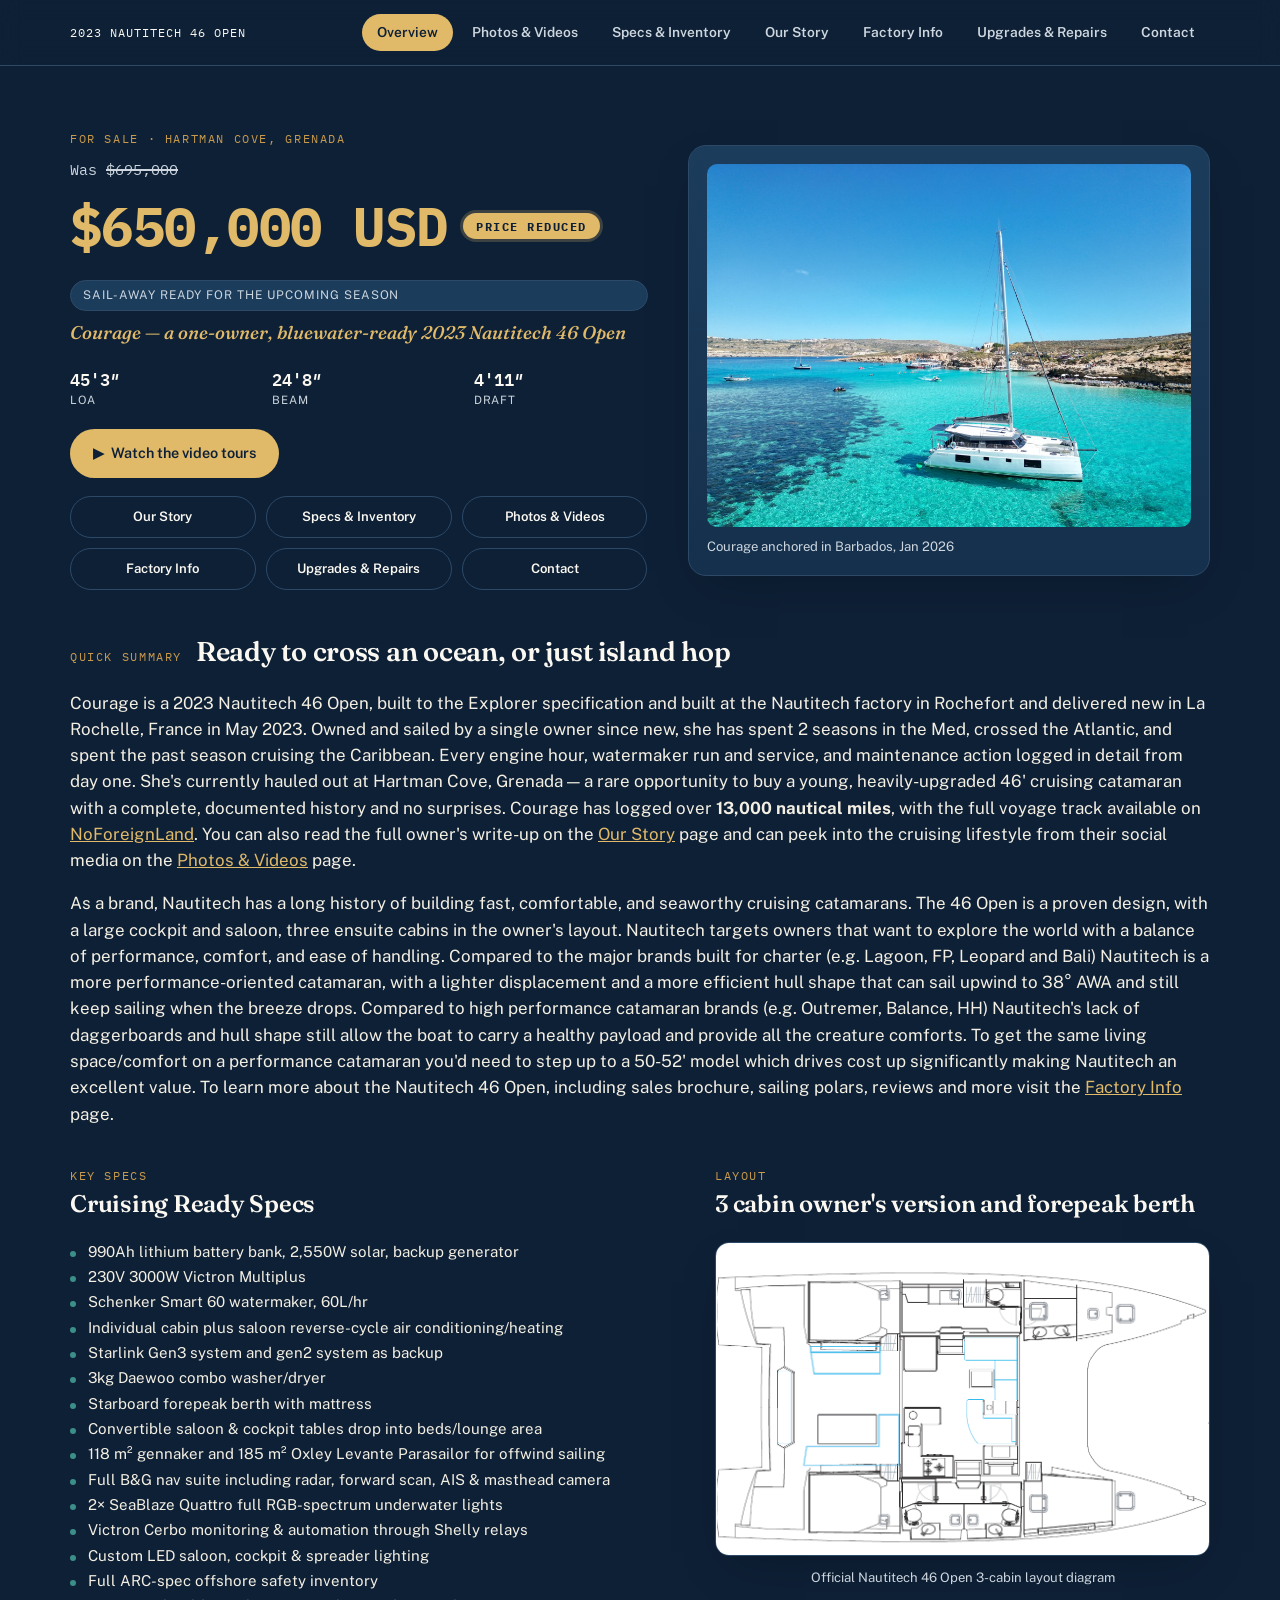
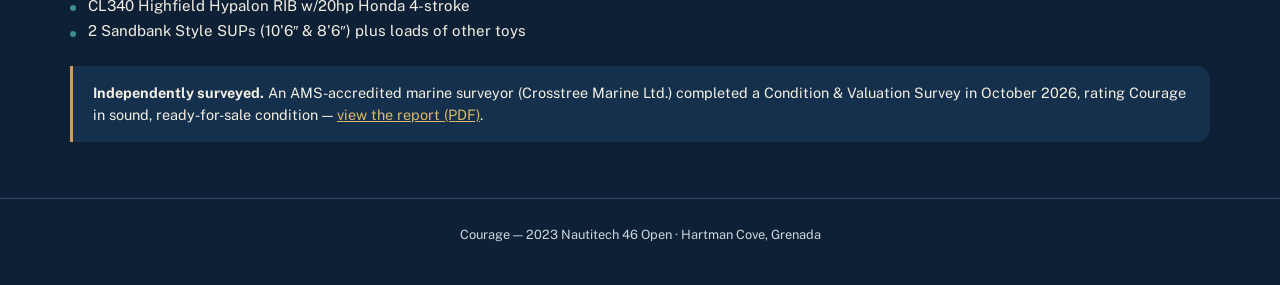
<file: index.html>
<!doctype html>
<html lang="en">
<head>
<meta charset="UTF-8">
<meta name="viewport" content="width=device-width, initial-scale=1.0">
<title>Courage — 2023 Nautitech 46 Open | For Sale</title>
<meta name="description" content="Courage, a one-owner 2023 Nautitech 46 Open, for sale in Hartman Cove, Grenada. Extensively upgraded, fully documented, ready to cruise.">
<link rel="canonical" href="https://svcourage.com/">
<meta property="og:type" content="website">
<meta property="og:site_name" content="Courage — 2023 Nautitech 46 Open">
<meta property="og:title" content="Courage — 2023 Nautitech 46 Open | For Sale">
<meta property="og:description" content="Courage, a one-owner 2023 Nautitech 46 Open, for sale in Hartman Cove, Grenada. Extensively upgraded, fully documented, ready to cruise.">
<meta property="og:url" content="https://svcourage.com/">
<meta property="og:image" content="https://svcourage.com/assets/img/social-share.jpg">
<meta property="og:image:width" content="1200">
<meta property="og:image:height" content="900">
<meta name="twitter:card" content="summary_large_image">
<meta name="twitter:title" content="Courage — 2023 Nautitech 46 Open | For Sale">
<meta name="twitter:description" content="Courage, a one-owner 2023 Nautitech 46 Open, for sale in Hartman Cove, Grenada. Extensively upgraded, fully documented, ready to cruise.">
<meta name="twitter:image" content="https://svcourage.com/assets/img/social-share.jpg">
<link rel="icon" href="data:image/svg+xml,%3Csvg xmlns='http://www.w3.org/2000/svg' viewBox='0 0 32 32'%3E%3Crect width='32' height='32' rx='6' fill='%230e2036'/%3E%3Cpath d='M16 5v16M16 8l7 4-7 3V8Z' fill='%23e0b969'/%3E%3Cpath d='M6 24c2 2 4 2 6 0s4-2 6 0 4 2 6 0' stroke='%23e0b969' stroke-width='1.6' fill='none' stroke-linecap='round'/%3E%3C/svg%3E">
<link rel="preconnect" href="https://fonts.googleapis.com">
<link rel="preconnect" href="https://fonts.gstatic.com" crossorigin>
<link href="https://fonts.googleapis.com/css2?family=Fraunces:ital,opsz,wght@0,9..144,300;0,9..144,450;0,9..144,600;0,9..144,700;1,9..144,500&family=Public+Sans:wght@400;500;600;700&family=IBM+Plex+Mono:wght@400;500;600&display=swap" rel="stylesheet">
<link rel="stylesheet" href="assets/css/style.css">
<!-- Google tag (gtag.js) -->
<script async src="https://www.googletagmanager.com/gtag/js?id=G-KEBNTZXDZ2"></script>
<script>
  window.dataLayer = window.dataLayer || [];
  function gtag(){dataLayer.push(arguments);}
  gtag('js', new Date());

  gtag('config', 'G-KEBNTZXDZ2');
</script>
</head>
<body data-page="description">
<header id="site-header"></header>

<main>
  <div class="page-hero-block">
    <div class="hero">
      <div>
        <div class="eyebrow">For sale &middot; Hartman Cove, Grenada</div>
        <div class="price-was" data-price-reduced>Was <s data-cfg="previousPrice">$695,000</s></div>
        <h1 class="hero-price">
          <span data-cfg="askingPrice">$650,000 USD</span>
          <span class="badge-reduced" data-price-reduced>Price reduced</span>
        </h1>
        <div class="price-pill">Sail-away ready for the upcoming season</div>
        <p class="tag">Courage &mdash; a one-owner, bluewater-ready 2023 Nautitech&nbsp;46&nbsp;Open</p>

        <div class="hero-facts">
          <div><div class="v">45'3&Prime;</div><div class="k">LOA</div></div>
          <div><div class="v">24'8&Prime;</div><div class="k">Beam</div></div>
          <div><div class="v">4'11&Prime;</div><div class="k">Draft</div></div>
        </div>

        <div class="hero-cta">
          <a class="btn btn-primary" href="photos.html#tours">&#9654;&ensp;Watch the video tours</a>
        </div>

        <div class="hero-nav-grid">
          <a class="btn btn-ghost" href="our-story.html">Our Story</a>
          <a class="btn btn-ghost" href="specs.html">Specs &amp; Inventory</a>
          <a class="btn btn-ghost" href="photos.html">Photos &amp; Videos</a>
          <a class="btn btn-ghost" href="info.html">Factory Info</a>
          <a class="btn btn-ghost" href="upgrades.html">Upgrades &amp; Repairs</a>
          <a class="btn btn-ghost" href="contact.html">Contact</a>
        </div>

      </div>

      <div class="hero-art">
        <a href="assets/img/gallery/aerial-08-full.jpg" target="_blank" rel="noopener"><img src="assets/img/gallery/aerial-08-full.jpg" alt="Aerial view of Courage anchored in clear turquoise water"></a>
        <p class="diagram-note" style="margin-top:10px;margin-bottom:0;">Courage anchored in Barbados, Jan 2026</p>
      </div>
    </div>
  </div>

  <div class="section">
    <div class="section-head">
      <div class="eyebrow">Quick summary</div>
      <h2>Ready to cross an ocean, or just island hop</h2>
    </div>
    <p class="lede">
      Courage is a 2023 Nautitech 46 Open, built to the Explorer specification and built at the Nautitech
      factory in Rochefort and delivered new in La Rochelle, France in May 2023. Owned and sailed by a single owner since new, she has
      spent 2 seasons in the Med, crossed the Atlantic, and spent the past season cruising the Caribbean. Every engine hour,
      watermaker run and service, and maintenance action logged in detail from day one. She's currently hauled out at Hartman
      Cove, Grenada — a rare opportunity to buy a young, heavily-upgraded 46' cruising catamaran with a
      complete, documented history and no surprises. Courage has logged over <strong>13,000 nautical
      miles</strong>, with the full voyage track available on
      <a href="https://www.noforeignland.com/map/boat/6696064289603584/journey">NoForeignLand</a>. You can also read the full owner's 
      write-up on the <a href="our-story.html">Our Story</a> page and can peek into the cruising lifestyle from their social media on the <a href="photos.html">Photos &amp; Videos</a> 
      page.
    </p>
    <p class="lede">
      As a brand, Nautitech has a long history of building fast, comfortable, and seaworthy cruising catamarans. The 46 Open is
      a proven design, with a large cockpit and saloon, three ensuite cabins in the owner's layout. Nautitech targets owners 
      that want to explore the world with a balance of performance, comfort, and ease of handling. Compared to the major brands built for charter (e.g. Lagoon, FP, Leopard and Bali) 
      Nautitech is a more performance-oriented catamaran, with a lighter displacement and a more efficient hull shape that can sail upwind to 38&deg; AWA and still 
      keep sailing when the breeze drops. Compared to high performance catamaran brands (e.g. Outremer, Balance, HH) Nautitech's lack of daggerboards and hull shape
      still allow the boat to carry a healthy payload and provide all the creature comforts. To get the same living space/comfort on a performance catamaran you'd
      need to step up to a 50-52' model which drives cost up significantly making Nautitech an excellent value. To learn more about the Nautitech 46 Open, including 
      sales brochure, sailing polars, reviews and more visit the <a href="info.html">Factory Info</a> page. 
    </p>
  </div>

  <div class="section upgrade-intro" style="align-items:start;">
    <div>
      <div class="eyebrow">Key specs</div>
      <h2>Cruising Ready Specs</h2>
      <div class="timeline-entry" style="margin-top:20px;">
        <ul>
          <li>990Ah lithium battery bank, 2,550W solar, backup generator</li>
          <li>230V 3000W Victron Multiplus</li>
          <li>Schenker Smart 60 watermaker, 60L/hr</li>
          <li>Individual cabin plus saloon reverse-cycle air conditioning/heating</li>
          <li>Starlink Gen3 system and gen2 system as backup</li>
          <li>3kg Daewoo combo washer/dryer</li>
          <li>Starboard forepeak berth with mattress</li>
          <li>Convertible saloon &amp; cockpit tables drop into beds/lounge area</li>
          <li>118 m&sup2; gennaker and 185 m&sup2; Oxley Levante Parasailor for offwind sailing</li>
          <li>Full B&amp;G nav suite including radar, forward scan, AIS &amp; masthead camera</li>
          <li>2&times; SeaBlaze Quattro full RGB-spectrum underwater lights</li>
          <li>Victron Cerbo monitoring &amp; automation through Shelly relays</li>
          <li>Custom LED saloon, cockpit &amp; spreader lighting</li>
          <li>Full ARC-spec offshore safety inventory</li>
          <li>CL340 Highfield Hypalon RIB w/20hp Honda 4-stroke</li>
          <li>2 Sandbank Style SUPs (10'6&Prime; &amp; 8'6&Prime;) plus loads of other toys</li>
        </ul>
      </div>
    </div>
    <div>
      <div class="eyebrow">Layout</div>
      <h2>3 cabin owner's version and forepeak berth</h2>
      <a href="assets/img/nautitech-46open-layout-plan.png" target="_blank" rel="noopener" style="margin-top:20px;display:block;">
        <img src="assets/img/nautitech-46open-layout-plan.png" alt="Nautitech 46 Open 3 cabin owner's layout / deck plan" style="width:100%;display:block;border-radius:var(--radius);border:1px solid var(--line);box-shadow:var(--shadow);">
      </a>
      <p class="diagram-note" style="text-align:center;margin-top:12px;">
        Official Nautitech 46 Open 3-cabin layout diagram
      </p>
    </div>
  </div>

  <div class="note-box">
    <strong>Independently surveyed.</strong> An AMS-accredited marine surveyor (Crosstree Marine Ltd.) completed
    a Condition &amp; Valuation Survey in October 2026, rating Courage in sound, ready-for-sale condition &mdash;
    <a href="docs/courage-survey-2026.pdf" target="_blank" rel="noopener">view the report (PDF)</a>.
  </div>
</main>

<footer id="site-footer"></footer>

<script src="assets/js/config.js"></script>
<script src="assets/js/nav.js"></script>
</body>
</html>
</file>
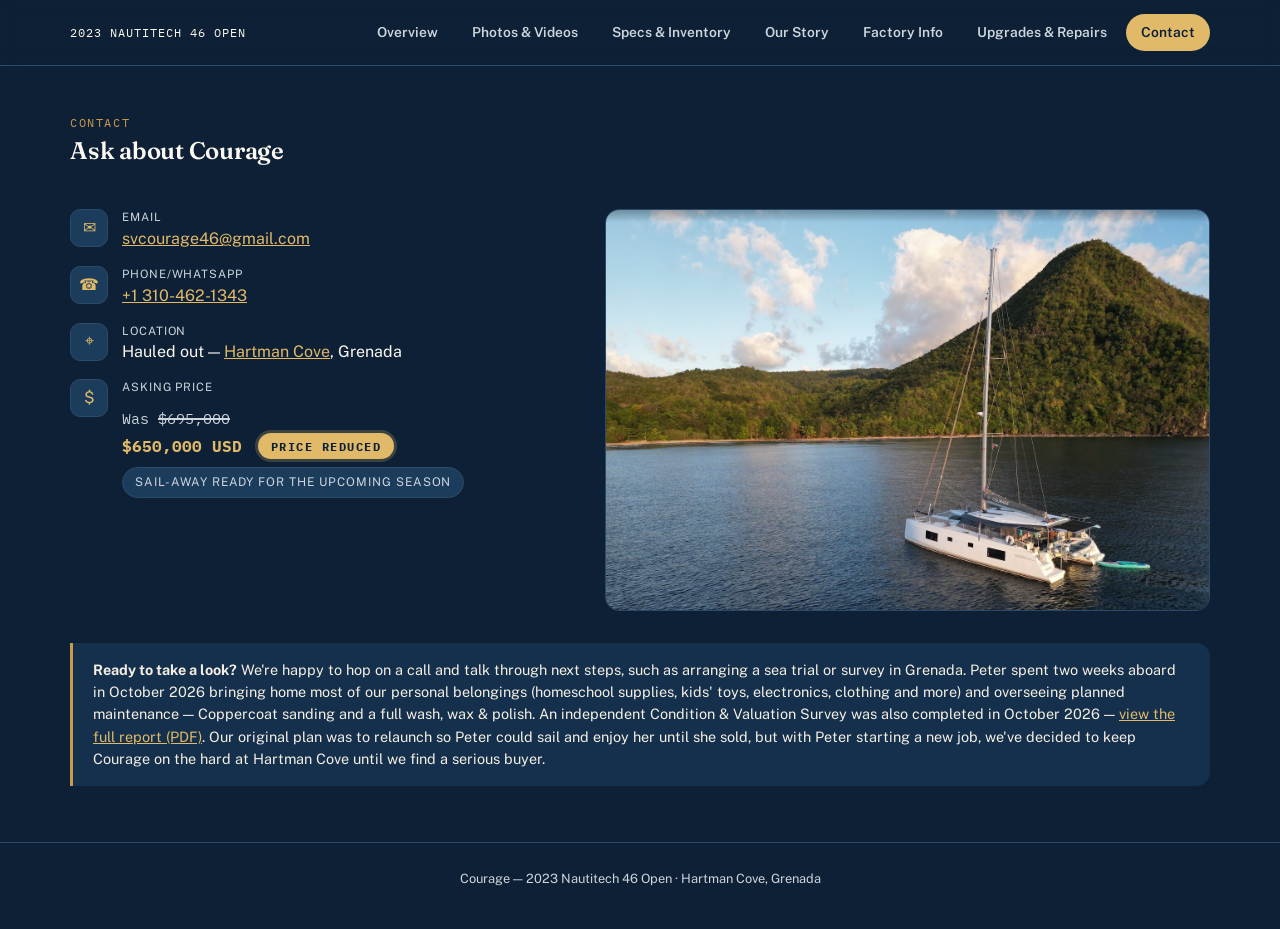
<file: contact.html>
<!doctype html>
<html lang="en">
<head>
<meta charset="UTF-8">
<meta name="viewport" content="width=device-width, initial-scale=1.0">
<title>Contact — Courage | 2023 Nautitech 46 Open</title>
<meta name="description" content="Contact the owner of Courage, a 2023 Nautitech 46 Open for sale in Hartman Cove, Grenada.">
<link rel="canonical" href="https://svcourage.com/contact.html">
<meta property="og:type" content="website">
<meta property="og:site_name" content="Courage — 2023 Nautitech 46 Open">
<meta property="og:title" content="Contact — Courage | 2023 Nautitech 46 Open">
<meta property="og:description" content="Contact the owner of Courage, a 2023 Nautitech 46 Open for sale in Hartman Cove, Grenada.">
<meta property="og:url" content="https://svcourage.com/contact.html">
<meta property="og:image" content="https://svcourage.com/assets/img/social-share.jpg">
<meta property="og:image:width" content="1200">
<meta property="og:image:height" content="900">
<meta name="twitter:card" content="summary_large_image">
<meta name="twitter:title" content="Contact — Courage | 2023 Nautitech 46 Open">
<meta name="twitter:description" content="Contact the owner of Courage, a 2023 Nautitech 46 Open for sale in Hartman Cove, Grenada.">
<meta name="twitter:image" content="https://svcourage.com/assets/img/social-share.jpg">
<link rel="icon" href="data:image/svg+xml,%3Csvg xmlns='http://www.w3.org/2000/svg' viewBox='0 0 32 32'%3E%3Crect width='32' height='32' rx='6' fill='%230e2036'/%3E%3Cpath d='M16 5v16M16 8l7 4-7 3V8Z' fill='%23e0b969'/%3E%3Cpath d='M6 24c2 2 4 2 6 0s4-2 6 0 4 2 6 0' stroke='%23e0b969' stroke-width='1.6' fill='none' stroke-linecap='round'/%3E%3C/svg%3E">
<link rel="preconnect" href="https://fonts.googleapis.com">
<link rel="preconnect" href="https://fonts.gstatic.com" crossorigin>
<link href="https://fonts.googleapis.com/css2?family=Fraunces:ital,opsz,wght@0,9..144,300;0,9..144,450;0,9..144,600;0,9..144,700;1,9..144,500&family=Public+Sans:wght@400;500;600;700&family=IBM+Plex+Mono:wght@400;500;600&display=swap" rel="stylesheet">
<link rel="stylesheet" href="assets/css/style.css">
<!-- Google tag (gtag.js) -->
<script async src="https://www.googletagmanager.com/gtag/js?id=G-KEBNTZXDZ2"></script>
<script>
  window.dataLayer = window.dataLayer || [];
  function gtag(){dataLayer.push(arguments);}
  gtag('js', new Date());

  gtag('config', 'G-KEBNTZXDZ2');
</script>
</head>
<body data-page="contact">
<header id="site-header"></header>

<main>
  <div class="section" style="margin-block-start:48px;">
    <div class="eyebrow">Contact</div>
    <h2>Ask about Courage</h2>
  </div>

  <div class="section contact-grid">
    <div>
      <div class="contact-item">
        <div class="ico">&#9993;</div>
        <div>
          <div class="k">Email</div>
          <div class="v"><a data-cfg-href="emailHref" href="mailto:svcourage46@gmail.com" data-cfg="email">svcourage46@gmail.com</a></div>
        </div>
      </div>
      <div class="contact-item">
        <div class="ico">&#9742;</div>
        <div>
          <div class="k">Phone/WhatsApp</div>
          <div class="v"><a data-cfg-href="phoneHref" href="tel:+13104621343" data-cfg="phone">+1 310-462-1343</a></div>
        </div>
      </div>
      <div class="contact-item">
        <div class="ico">&#8982;</div>
        <div>
          <div class="k">Location</div>
          <div class="v">Hauled out — <a href="https://maps.app.goo.gl/BuCjmZoiJdFFs6bC6" target="_blank" rel="noopener">Hartman Cove</a>, Grenada</div>
        </div>
      </div>
      <div class="contact-item">
        <div class="ico">$</div>
        <div>
          <div class="k">Asking price</div>
          <div class="price-was" data-price-reduced>Was <s data-cfg="previousPrice">$695,000</s></div>
          <div class="v price-amount">
            <span data-cfg="askingPrice">$650,000 USD</span>
            <span class="badge-reduced" data-price-reduced>Price reduced</span>
          </div>
          <span class="price-pill" style="display:inline-block;margin-top:8px;">Sail-away ready for the upcoming season</span>
        </div>
      </div>
    </div>

    <a href="assets/img/courage-hartman-cove.jpg" target="_blank" rel="noopener"><img src="assets/img/courage-hartman-cove.jpg" alt="Courage at anchor in Hartman Cove, Grenada" style="width:100%;height:100%;object-fit:cover;border-radius:var(--radius);border:1px solid var(--line);"></a>
  </div>

  <div class="section" style="margin-block-start:8px;">
    <div class="note-box" style="border-left-color:var(--brass);">
      <strong>Ready to take a look?</strong> We're happy to hop on a call and talk through next steps, such as
      arranging a sea trial or survey in Grenada. Peter spent two weeks aboard in October 2026 bringing home most of
      our personal belongings (homeschool supplies, kids' toys, electronics, clothing and more) and overseeing
      planned maintenance &mdash; Coppercoat sanding and a full wash, wax &amp; polish. An independent Condition &amp;
      Valuation Survey was also completed in October 2026 &mdash;
      <a href="docs/courage-survey-2026.pdf" target="_blank" rel="noopener">view the full report (PDF)</a>.
      Our original plan was to relaunch so Peter could sail and enjoy her until she sold, but with Peter starting a
      new job, we've decided to keep Courage on the hard at Hartman Cove until we find a serious buyer.
    </div>
  </div>
</main>

<footer id="site-footer"></footer>

<script src="assets/js/config.js"></script>
<script src="assets/js/nav.js"></script>
</body>
</html>
</file>
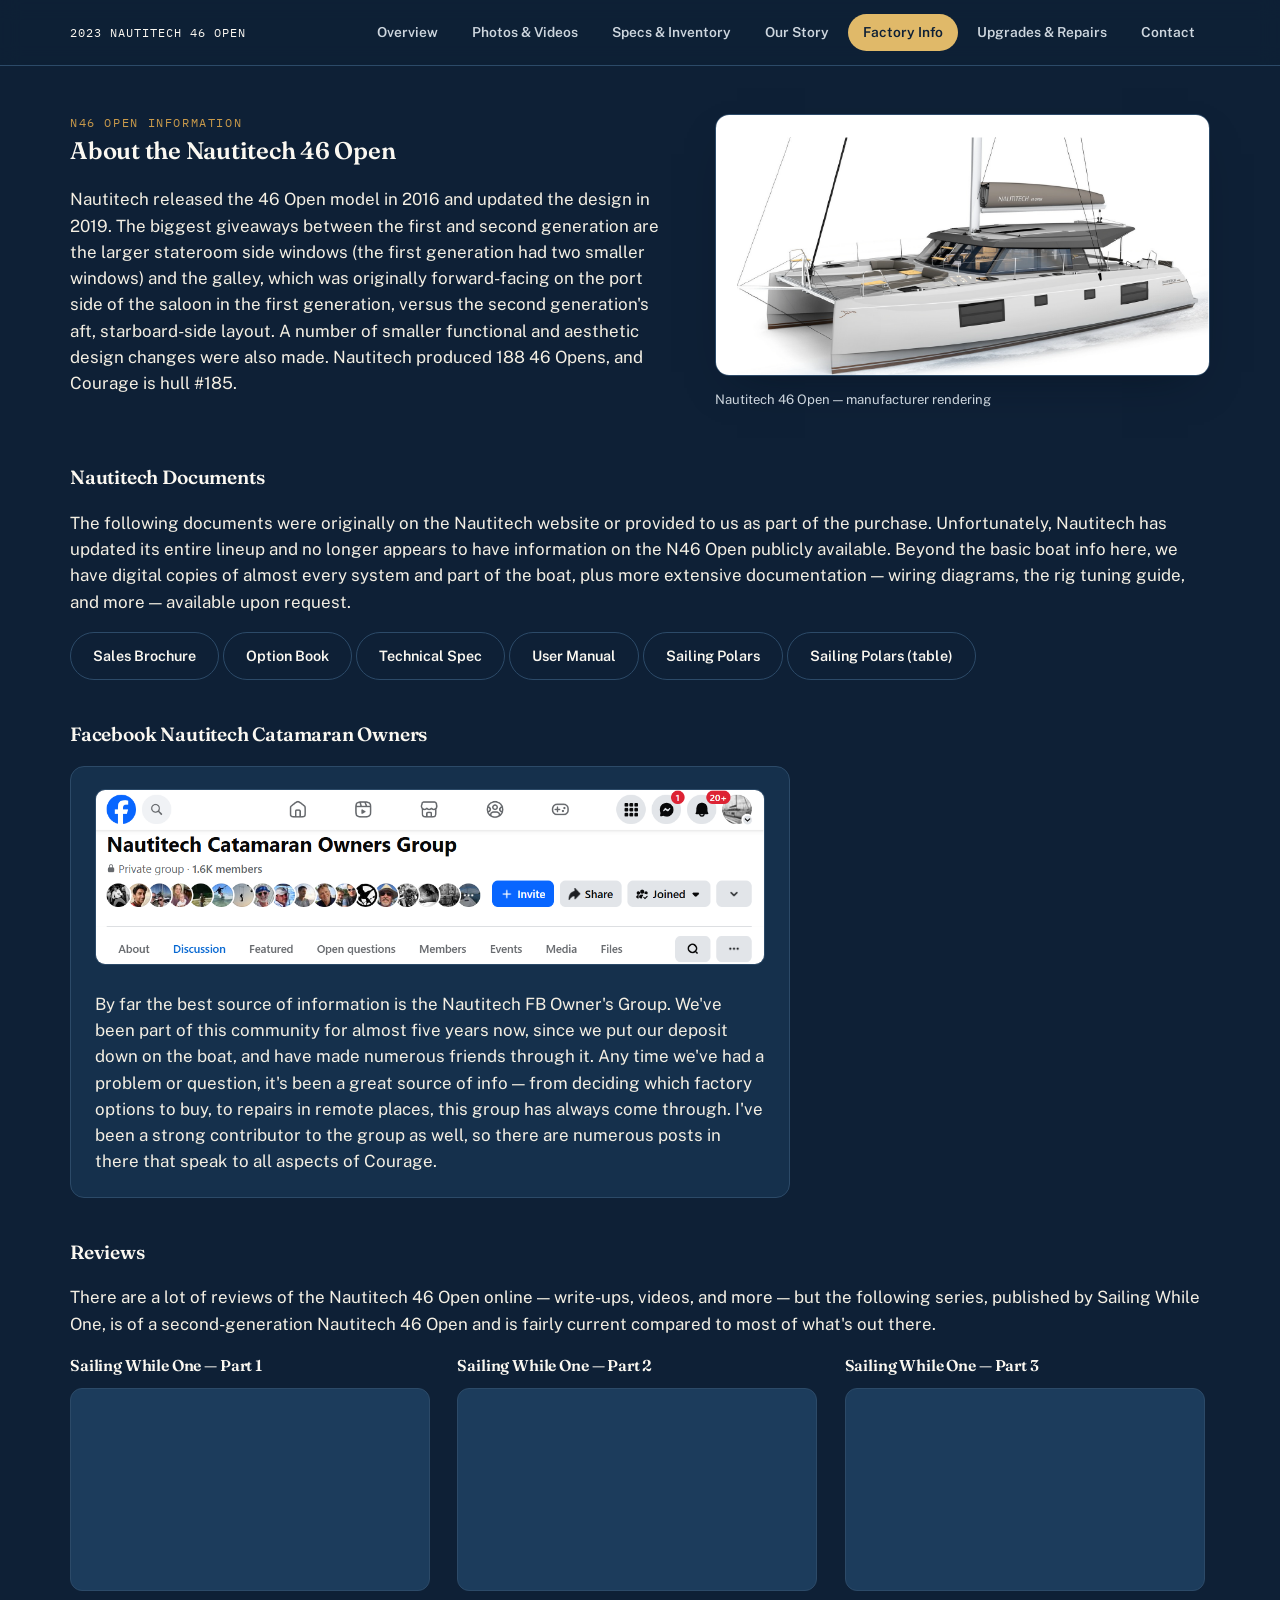
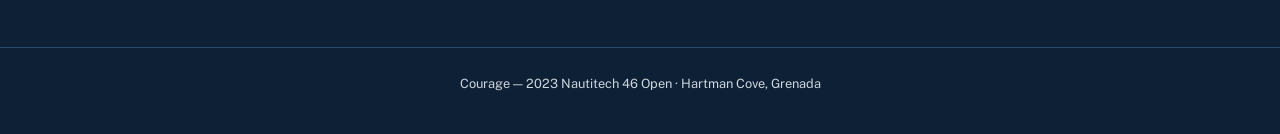
<file: info.html>
<!doctype html>
<html lang="en">
<head>
<meta charset="UTF-8">
<meta name="viewport" content="width=device-width, initial-scale=1.0">
<title>N46 Open Information — Courage | Nautitech 46 Open</title>
<meta name="description" content="About the Nautitech 46 Open — model history, manufacturer documents, the Nautitech owners' Facebook group, and independent reviews.">
<link rel="canonical" href="https://svcourage.com/info.html">
<meta property="og:type" content="website">
<meta property="og:site_name" content="Courage — 2023 Nautitech 46 Open">
<meta property="og:title" content="N46 Open Information — Courage | Nautitech 46 Open">
<meta property="og:description" content="About the Nautitech 46 Open — model history, manufacturer documents, the Nautitech owners' Facebook group, and independent reviews.">
<meta property="og:url" content="https://svcourage.com/info.html">
<meta property="og:image" content="https://svcourage.com/assets/img/social-share.jpg">
<meta property="og:image:width" content="1200">
<meta property="og:image:height" content="900">
<meta name="twitter:card" content="summary_large_image">
<meta name="twitter:title" content="N46 Open Information — Courage | Nautitech 46 Open">
<meta name="twitter:description" content="About the Nautitech 46 Open — model history, manufacturer documents, the Nautitech owners' Facebook group, and independent reviews.">
<meta name="twitter:image" content="https://svcourage.com/assets/img/social-share.jpg">
<link rel="icon" href="data:image/svg+xml,%3Csvg xmlns='http://www.w3.org/2000/svg' viewBox='0 0 32 32'%3E%3Crect width='32' height='32' rx='6' fill='%230e2036'/%3E%3Cpath d='M16 5v16M16 8l7 4-7 3V8Z' fill='%23e0b969'/%3E%3Cpath d='M6 24c2 2 4 2 6 0s4-2 6 0 4 2 6 0' stroke='%23e0b969' stroke-width='1.6' fill='none' stroke-linecap='round'/%3E%3C/svg%3E">
<link rel="preconnect" href="https://fonts.googleapis.com">
<link rel="preconnect" href="https://fonts.gstatic.com" crossorigin>
<link href="https://fonts.googleapis.com/css2?family=Fraunces:ital,opsz,wght@0,9..144,300;0,9..144,450;0,9..144,600;0,9..144,700;1,9..144,500&family=Public+Sans:wght@400;500;600;700&family=IBM+Plex+Mono:wght@400;500;600&display=swap" rel="stylesheet">
<link rel="stylesheet" href="assets/css/style.css">
<!-- Google tag (gtag.js) -->
<script async src="https://www.googletagmanager.com/gtag/js?id=G-KEBNTZXDZ2"></script>
<script>
  window.dataLayer = window.dataLayer || [];
  function gtag(){dataLayer.push(arguments);}
  gtag('js', new Date());

  gtag('config', 'G-KEBNTZXDZ2');
</script>
</head>
<body data-page="info">
<header id="site-header"></header>

<main>
  <div class="section upgrade-intro" style="margin-block-start:48px;">
    <div>
      <div class="eyebrow">N46 Open information</div>
      <h2>About the Nautitech 46 Open</h2>
      <p class="lede">
        Nautitech released the 46 Open model in 2016 and updated the design in 2019. The biggest giveaways
        between the first and second generation are the larger stateroom side windows (the first generation
        had two smaller windows) and the galley, which was originally forward-facing on the port side of the
        saloon in the first generation, versus the second generation's aft, starboard-side layout. A number
        of smaller functional and aesthetic design changes were also made. Nautitech produced 188 46 Opens,
        and Courage is hull #185.
      </p>
    </div>
    <div>
      <img src="assets/img/nautitech-46open-render.png" alt="Manufacturer rendering of the Nautitech 46 Open" style="width:100%;border-radius:var(--radius);border:1px solid var(--line);box-shadow:var(--shadow);display:block;">
      <p class="diagram-note">Nautitech 46 Open &mdash; manufacturer rendering</p>
    </div>
  </div>

  <div class="section">
    <div class="section-head">
      <h3 style="font-family:'Fraunces',serif;font-size:1.2rem;">Nautitech Documents</h3>
    </div>
    <p class="lede">
      The following documents were originally on the Nautitech website or provided to us as part of the
      purchase. Unfortunately, Nautitech has updated its entire lineup and no longer appears to have
      information on the N46 Open publicly available. Beyond the basic boat info here, we have digital
      copies of almost every system and part of the boat, plus more extensive documentation — wiring
      diagrams, the rig tuning guide, and more — available upon request.
    </p>
    <a class="btn btn-ghost" href="docs/Nautitech 46 Open Brochure 2020.pdf"><span class="doc-name">Sales Brochure</span></a>
    <a class="btn btn-ghost" href="docs/46 OPEN_Option book_25.09.2020.pdf"><span class="doc-name">Option Book</span></a>
    <a class="btn btn-ghost" href="docs/NAUTITECH 46 OPEN STANDARD SPECIFICATIONS EN V3_2021.pdf"><span class="doc-name">Technical Spec</span></a>
    <a class="btn btn-ghost" href="docs/Nautitech_46_Open_EN_Manual.pdf"><span class="doc-name">User Manual</span></a>
    <a class="btn btn-ghost" href="docs/NAUTITECH 46 PERF polaires.pdf"><span class="doc-name">Sailing Polars</span></a>
    <a class="btn btn-ghost" href="docs/NAUTITECH 46 PERF tableau.pdf"><span class="doc-name">Sailing Polars (table)</span></a>
    
  </div>

  <div class="section">
    <div class="section-head">
      <h3 style="font-family:'Fraunces',serif;font-size:1.2rem;">
        Facebook Nautitech Catamaran Owners
      </h3>
    </div>
    <div class="card" style="display:grid;gap:18px;max-width:720px;">
      <a href="https://www.facebook.com/groups/527174291370729" target="_blank" rel="noopener"><img src="assets/img/facebook-group.png" alt="Nautitech Catamaran Owners Group on Facebook — private group, 1.6K members" style="width:100%;border-radius:10px;border:1px solid var(--line);"></a>
      <p class="lede" style="margin:0;">
        By far the best source of information is the Nautitech FB Owner's Group. We've been part of this
        community for almost five years now, since we put our deposit down on the boat, and have made
        numerous friends through it. Any time we've had a problem or question, it's been a great source of
        info — from deciding which factory options to buy, to repairs in remote places, this group has
        always come through. I've been a strong contributor to the group as well, so there are numerous
        posts in there that speak to all aspects of Courage.
      </p>
    </div>
  </div>

  <div class="section">
    <div class="section-head">
      <h3 style="font-family:'Fraunces',serif;font-size:1.2rem;">Reviews</h3>
    </div>
    <p class="lede">
      There are a lot of reviews of the Nautitech 46 Open online — write-ups, videos, and more — but the
      following series, published by Sailing While One, is of a second-generation Nautitech 46 Open and is
      fairly current compared to most of what's out there.
    </p>
    <div class="video-grid">
      <div class="video-card">
        <h3>Sailing While One — Part 1</h3>
        <div class="video-frame">
          <iframe src="https://www.youtube.com/embed/zYnrr-uWElw" title="Nautitech 46 Open review — Sailing While One, Part 1" allow="accelerometer; autoplay; clipboard-write; encrypted-media; gyroscope; picture-in-picture; web-share" referrerpolicy="strict-origin-when-cross-origin" allowfullscreen loading="lazy"></iframe>
        </div>
      </div>
      <div class="video-card">
        <h3>Sailing While One — Part 2</h3>
        <div class="video-frame">
          <iframe src="https://www.youtube.com/embed/kAAnDZfhrGs" title="Nautitech 46 Open review — Sailing While One, Part 2" allow="accelerometer; autoplay; clipboard-write; encrypted-media; gyroscope; picture-in-picture; web-share" referrerpolicy="strict-origin-when-cross-origin" allowfullscreen loading="lazy"></iframe>
        </div>
      </div>
      <div class="video-card">
        <h3>Sailing While One — Part 3</h3>
        <div class="video-frame">
          <iframe src="https://www.youtube.com/embed/fcDguqacpU8" title="Nautitech 46 Open review — Sailing While One, Part 3" allow="accelerometer; autoplay; clipboard-write; encrypted-media; gyroscope; picture-in-picture; web-share" referrerpolicy="strict-origin-when-cross-origin" allowfullscreen loading="lazy"></iframe>
        </div>
      </div>
    </div>
  </div>
</main>

<footer id="site-footer"></footer>

<script src="assets/js/config.js"></script>
<script src="assets/js/nav.js"></script>
</body>
</html>
</file>
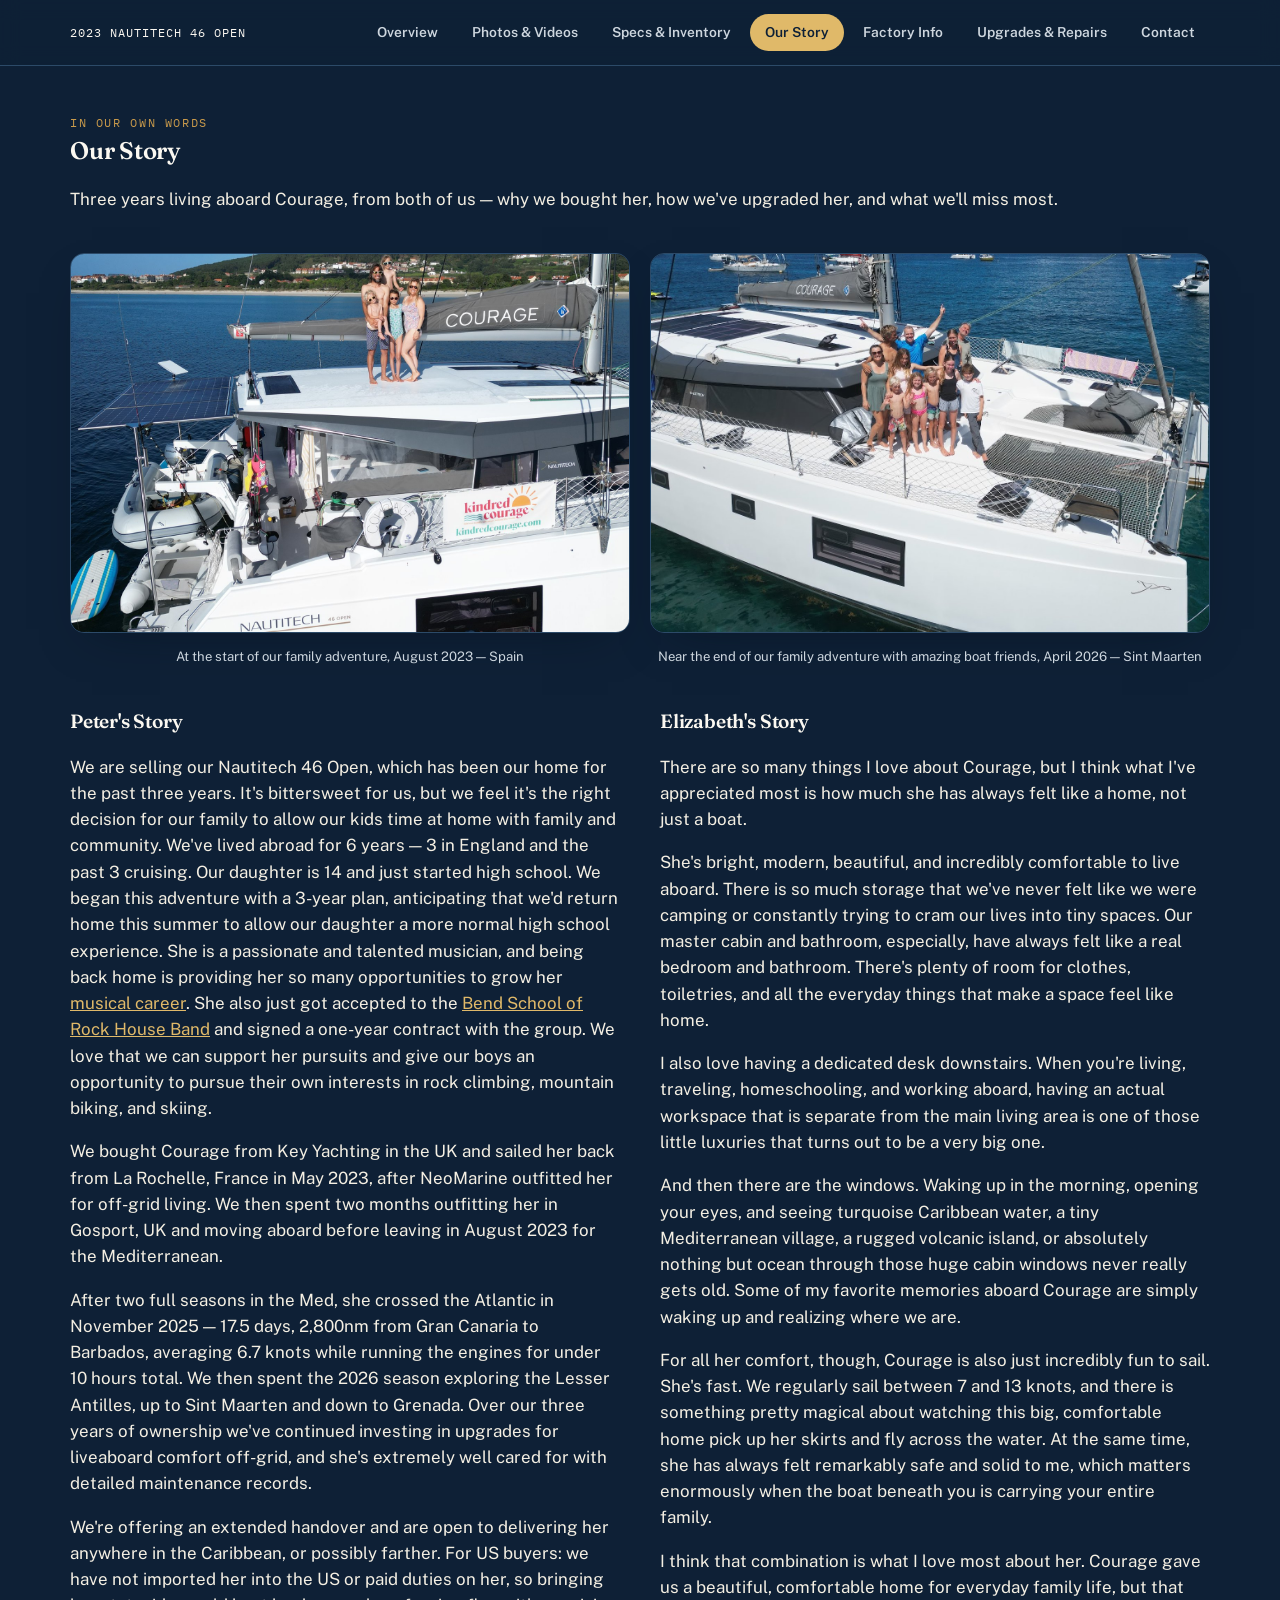
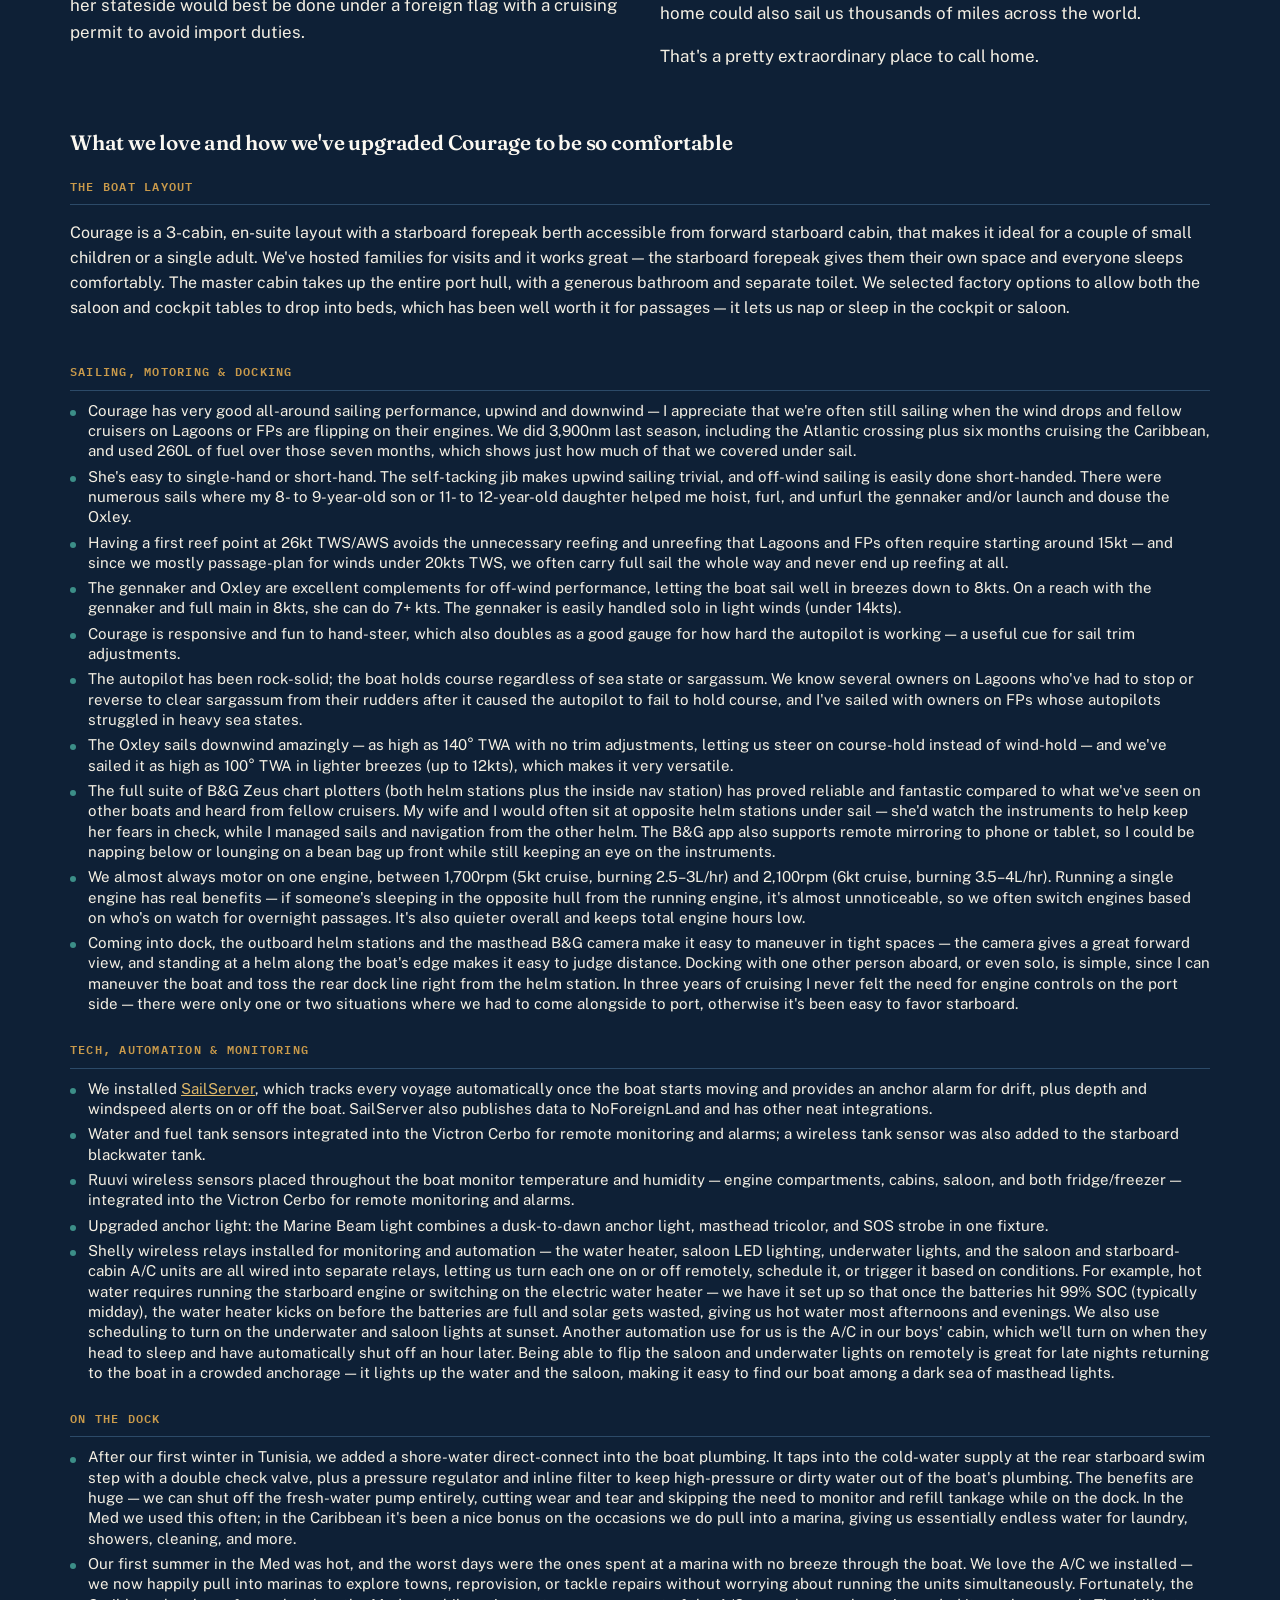
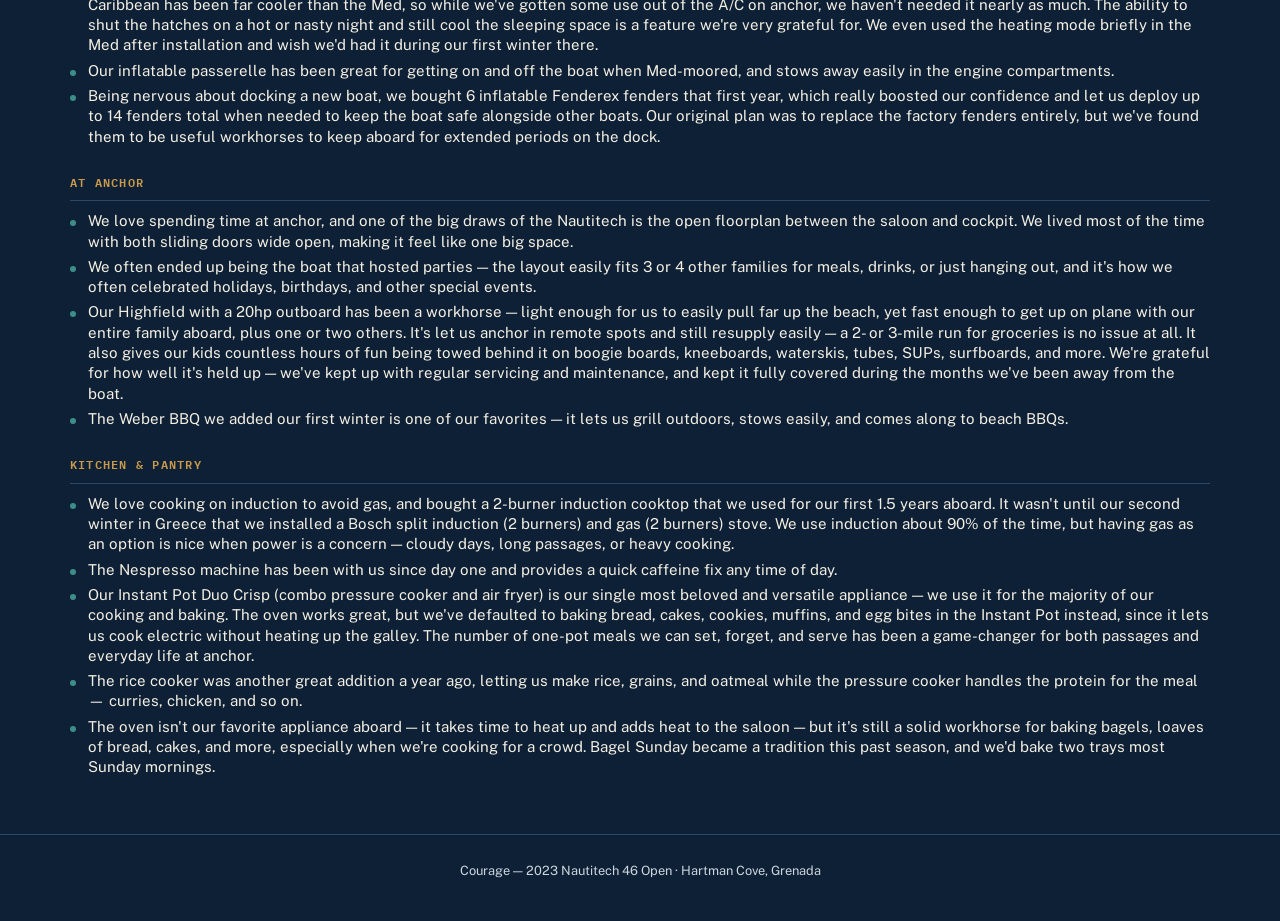
<file: our-story.html>
<!doctype html>
<html lang="en">
<head>
<meta charset="UTF-8">
<meta name="viewport" content="width=device-width, initial-scale=1.0">
<title>Our Story — Courage | 2023 Nautitech 46 Open</title>
<meta name="description" content="Peter and Elizabeth's own words on three years living aboard Courage, a 2023 Nautitech 46 Open — what they love, what they built, and why they're selling.">
<link rel="canonical" href="https://svcourage.com/our-story.html">
<meta property="og:type" content="website">
<meta property="og:site_name" content="Courage — 2023 Nautitech 46 Open">
<meta property="og:title" content="Our Story — Courage | 2023 Nautitech 46 Open">
<meta property="og:description" content="Peter and Elizabeth's own words on three years living aboard Courage, a 2023 Nautitech 46 Open — what they love, what they built, and why they're selling.">
<meta property="og:url" content="https://svcourage.com/our-story.html">
<meta property="og:image" content="https://svcourage.com/assets/img/social-share.jpg">
<meta property="og:image:width" content="1200">
<meta property="og:image:height" content="900">
<meta name="twitter:card" content="summary_large_image">
<meta name="twitter:title" content="Our Story — Courage | 2023 Nautitech 46 Open">
<meta name="twitter:description" content="Peter and Elizabeth's own words on three years living aboard Courage, a 2023 Nautitech 46 Open — what they love, what they built, and why they're selling.">
<meta name="twitter:image" content="https://svcourage.com/assets/img/social-share.jpg">
<link rel="icon" href="data:image/svg+xml,%3Csvg xmlns='http://www.w3.org/2000/svg' viewBox='0 0 32 32'%3E%3Crect width='32' height='32' rx='6' fill='%230e2036'/%3E%3Cpath d='M16 5v16M16 8l7 4-7 3V8Z' fill='%23e0b969'/%3E%3Cpath d='M6 24c2 2 4 2 6 0s4-2 6 0 4 2 6 0' stroke='%23e0b969' stroke-width='1.6' fill='none' stroke-linecap='round'/%3E%3C/svg%3E">
<link rel="preconnect" href="https://fonts.googleapis.com">
<link rel="preconnect" href="https://fonts.gstatic.com" crossorigin>
<link href="https://fonts.googleapis.com/css2?family=Fraunces:ital,opsz,wght@0,9..144,300;0,9..144,450;0,9..144,600;0,9..144,700;1,9..144,500&family=Public+Sans:wght@400;500;600;700&family=IBM+Plex+Mono:wght@400;500;600&display=swap" rel="stylesheet">
<link rel="stylesheet" href="assets/css/style.css">
<!-- Google tag (gtag.js) -->
<script async src="https://www.googletagmanager.com/gtag/js?id=G-KEBNTZXDZ2"></script>
<script>
  window.dataLayer = window.dataLayer || [];
  function gtag(){dataLayer.push(arguments);}
  gtag('js', new Date());

  gtag('config', 'G-KEBNTZXDZ2');
</script>
</head>
<body data-page="our-story">
<header id="site-header"></header>

<main>
  <div class="section" style="margin-block-start:48px;">
    <div class="eyebrow">In our own words</div>
    <h2>Our Story</h2>
    <p class="lede">
      Three years living aboard Courage, from both of us &mdash; why we bought her, how we've upgraded her, and what
      we'll miss most.
    </p>
  </div>

  <div class="section">
    <div class="photo-pair">
      <figure style="margin:0;">
        <a href="assets/img/courage-spain-2023.jpg" target="_blank" rel="noopener">
          <img class="upgrade-photo" src="assets/img/courage-spain-2023.jpg" alt="The family aboard Courage when the adventure began, anchored off Spain, August 2023">
        </a>
        <figcaption class="diagram-note" style="text-align:center;">At the start of our family adventure, August 2023 &mdash; Spain</figcaption>
      </figure>
      <figure style="margin:0;">
        <a href="assets/img/courage-sxm-2026.jpg" target="_blank" rel="noopener">
          <img class="upgrade-photo" src="assets/img/courage-sxm-2026.jpg" alt="The whole family and friends aboard Courage in Simpson Bay, Sint Maarten, April 2026">
        </a>
        <figcaption class="diagram-note" style="text-align:center;">Near the end of our family adventure with amazing boat friends, April 2026 &mdash; Sint Maarten</figcaption>
      </figure>
    </div>
  </div>

  <div class="section">
    <div class="story-columns">
      <div>
        <div class="section-head">
          <h3 style="font-family:'Fraunces',serif;font-size:1.2rem;">Peter's Story</h3>
        </div>

        <p class="lede">
          We are selling our Nautitech 46 Open, which has been our home for the past three years. It's
          bittersweet for us, but we feel it's the right decision for our family to allow our kids time at home
          with family and community. We've lived abroad for 6 years &mdash; 3 in England and the past 3
          cruising. Our daughter is 14 and just started high school. We began this adventure with a 3-year plan,
          anticipating that we'd return home this summer to allow our daughter a more normal high school
          experience. She is a passionate and talented musician, and being back home is providing her so many
          opportunities to grow her <a href="https://sailingwithsage.com/">musical career</a>. She also just
          got accepted to the <a href="https://www.schoolofrock.com/music-programs/house-band">Bend School of
          Rock House Band</a> and signed a one-year contract with the group. We love that we can support her
          pursuits and give our boys an opportunity to pursue their own interests in rock climbing, mountain
          biking, and skiing.
        </p>
        <p class="lede">
          We bought Courage from Key Yachting in the UK and sailed her back from La Rochelle, France in May 2023,
          after NeoMarine outfitted her for off-grid living. We then spent two months outfitting her in Gosport,
          UK and moving aboard before leaving in August 2023 for the Mediterranean.
        </p>
        <p class="lede">
          After two full seasons in the Med, she crossed the Atlantic in November 2025 &mdash; 17.5 days, 2,800nm
          from Gran Canaria to Barbados, averaging 6.7 knots while running the engines for under 10 hours total.
          We then spent the 2026 season exploring the Lesser Antilles, up to Sint Maarten and down to Grenada.
          Over our three years of ownership we've continued investing in upgrades for liveaboard comfort
          off-grid, and she's extremely well cared for with detailed maintenance records.
        </p>
        <p class="lede">
          We're offering an extended handover and are open to delivering her anywhere in the Caribbean, or
          possibly farther. For US buyers: we have not imported her into the US or paid duties on her, so
          bringing her stateside would best be done under a foreign flag with a cruising permit to avoid import
          duties.
        </p>
      </div>

      <div>
        <div class="section-head">
          <h3 style="font-family:'Fraunces',serif;font-size:1.2rem;">Elizabeth's Story</h3>
        </div>

        <p class="lede">
          There are so many things I love about Courage, but I think what I've appreciated most is how much she
          has always felt like a home, not just a boat.
        </p>
        <p class="lede">
          She's bright, modern, beautiful, and incredibly comfortable to live aboard. There is so much storage
          that we've never felt like we were camping or constantly trying to cram our lives into tiny spaces. Our
          master cabin and bathroom, especially, have always felt like a real bedroom and bathroom. There's
          plenty of room for clothes, toiletries, and all the everyday things that make a space feel like home.
        </p>
        <p class="lede">
          I also love having a dedicated desk downstairs. When you're living, traveling, homeschooling, and
          working aboard, having an actual workspace that is separate from the main living area is one of those
          little luxuries that turns out to be a very big one.
        </p>
        <p class="lede">
          And then there are the windows. Waking up in the morning, opening your eyes, and seeing turquoise
          Caribbean water, a tiny Mediterranean village, a rugged volcanic island, or absolutely nothing but
          ocean through those huge cabin windows never really gets old. Some of my favorite memories aboard
          Courage are simply waking up and realizing where we are.
        </p>
        <p class="lede">
          For all her comfort, though, Courage is also just incredibly fun to sail. She's fast. We regularly sail
          between 7 and 13 knots, and there is something pretty magical about watching this big, comfortable home
          pick up her skirts and fly across the water. At the same time, she has always felt remarkably safe and
          solid to me, which matters enormously when the boat beneath you is carrying your entire family.
        </p>
        <p class="lede">
          I think that combination is what I love most about her. Courage gave us a beautiful, comfortable home
          for everyday family life, but that home could also sail us thousands of miles across the world.
        </p>
        <p class="lede">
          That's a pretty extraordinary place to call home.
        </p>
      </div>
    </div>
  </div>

  <div class="section">
    <h3 style="margin-top:0;margin-bottom:18px;font-size:1.3rem;">
      What we love and how we've upgraded Courage to be so comfortable
    </h3>

    <div class="timeline">

      <div class="timeline-entry">
        <h3>The boat layout</h3>
        <p>
          Courage is a 3-cabin, en-suite layout with a starboard forepeak berth accessible from forward starboard cabin, that makes it ideal for a couple of small
          children or a single adult. We've hosted families for visits and it works great &mdash; the
          starboard forepeak gives them their own space and everyone sleeps comfortably. The master cabin
          takes up the entire port hull, with a generous bathroom and separate toilet. We selected factory
          options to allow both the saloon and cockpit tables to drop into beds, which has been well worth it
          for passages &mdash; it lets us nap or sleep in the cockpit or saloon.
        </p>
      </div>

      <div class="timeline-entry">
        <h3>Sailing, motoring &amp; docking</h3>
        <ul>
          <li>Courage has very good all-around sailing performance, upwind and downwind &mdash; I appreciate
            that we're often still sailing when the wind drops and fellow cruisers on Lagoons or FPs are
            flipping on their engines. We did 3,900nm last season, including the Atlantic crossing plus six
            months cruising the Caribbean, and used 260L of fuel over those seven months, which shows just
            how much of that we covered under sail.</li>
          <li>She's easy to single-hand or short-hand. The self-tacking jib makes upwind sailing trivial, and
            off-wind sailing is easily done short-handed. There were numerous sails where my 8- to 9-year-old
            son or 11- to 12-year-old daughter helped me hoist, furl, and unfurl the gennaker and/or launch
            and douse the Oxley.</li>
          <li>Having a first reef point at 26kt TWS/AWS avoids the unnecessary reefing and unreefing that
            Lagoons and FPs often require starting around 15kt &mdash; and since we mostly passage-plan for
            winds under 20kts TWS, we often carry full sail the whole way and never end up reefing at all.</li>
          <li>The gennaker and Oxley are excellent complements for off-wind performance, letting the boat
            sail well in breezes down to 8kts. On a reach with the gennaker and full main in 8kts, she can do
            7+ kts. The gennaker is easily handled solo in light winds (under 14kts).</li>
          <li>Courage is responsive and fun to hand-steer, which also doubles as a good gauge for how hard
            the autopilot is working &mdash; a useful cue for sail trim adjustments.</li>
          <li>The autopilot has been rock-solid; the boat holds course regardless of sea state or sargassum.
            We know several owners on Lagoons who've had to stop or reverse to clear sargassum from their
            rudders after it caused the autopilot to fail to hold course, and I've sailed with owners on FPs
            whose autopilots struggled in heavy sea states.</li>
          <li>The Oxley sails downwind amazingly &mdash; as high as 140&deg; TWA with no trim adjustments,
            letting us steer on course-hold instead of wind-hold &mdash; and we've sailed it as high as
            100&deg; TWA in lighter breezes (up to 12kts), which makes it very versatile.</li>
          <li>The full suite of B&amp;G Zeus chart plotters (both helm stations plus the inside nav station)
            has proved reliable and fantastic compared to what we've seen on other boats and heard from
            fellow cruisers. My wife and I would often sit at opposite helm stations under sail &mdash;
            she'd watch the instruments to help keep her fears in check, while I managed sails and
            navigation from the other helm. The B&amp;G app also supports remote mirroring to phone or
            tablet, so I could be napping below or lounging on a bean bag up front while still keeping an
            eye on the instruments.</li>
          <li>We almost always motor on one engine, between 1,700rpm (5kt cruise, burning 2.5&ndash;3L/hr)
            and 2,100rpm (6kt cruise, burning 3.5&ndash;4L/hr). Running a single engine has real benefits
            &mdash; if someone's sleeping in the opposite hull from the running engine, it's almost
            unnoticeable, so we often switch engines based on who's on watch for overnight passages. It's
            also quieter overall and keeps total engine hours low.</li>
          <li>Coming into dock, the outboard helm stations and the masthead B&amp;G camera make it easy to
            maneuver in tight spaces &mdash; the camera gives a great forward view, and standing at a helm
            along the boat's edge makes it easy to judge distance. Docking with one other person aboard, or
            even solo, is simple, since I can maneuver the boat and toss the rear dock line right from the
            helm station. In three years of cruising I never felt the need for engine controls on the port
            side &mdash; there were only one or two situations where we had to come alongside to port,
            otherwise it's been easy to favor starboard.</li>
        </ul>
      </div>

      <div class="timeline-entry">
        <h3>Tech, automation &amp; monitoring</h3>
        <ul>
          <li>We installed <a href="https://sailserver.com/en">SailServer</a>, which tracks every voyage
            automatically once the boat starts moving and provides an anchor alarm for drift, plus depth and
            windspeed alerts on or off the boat. SailServer also publishes data to NoForeignLand and has
            other neat integrations.</li>
          <li>Water and fuel tank sensors integrated into the Victron Cerbo for remote monitoring and alarms;
            a wireless tank sensor was also added to the starboard blackwater tank.</li>
          <li>Ruuvi wireless sensors placed throughout the boat monitor temperature and humidity &mdash;
            engine compartments, cabins, saloon, and both fridge/freezer &mdash; integrated into the Victron
            Cerbo for remote monitoring and alarms.</li>
          <li>Upgraded anchor light: the Marine Beam light combines a dusk-to-dawn anchor light, masthead
            tricolor, and SOS strobe in one fixture.</li>
          <li>Shelly wireless relays installed for monitoring and automation &mdash; the water heater, saloon
            LED lighting, underwater lights, and the saloon and starboard-cabin A/C units are all wired into
            separate relays, letting us turn each one on or off remotely, schedule it, or trigger it based on
            conditions. For example, hot water requires running the starboard engine or switching on the
            electric water heater &mdash; we have it set up so that once the batteries hit 99% SOC
            (typically midday), the water heater kicks on before the batteries are full and solar gets
            wasted, giving us hot water most afternoons and evenings. We also use scheduling to turn on the
            underwater and saloon lights at sunset. Another automation use for us is the A/C in our boys' cabin,
            which we'll turn on when they head to sleep and have automatically shut off an hour later. Being
            able to flip the saloon and underwater lights on remotely is great for late nights returning to
            the boat in a crowded anchorage &mdash; it lights up the water and the saloon, making it easy to
            find our boat among a dark sea of masthead lights.</li>
        </ul>
      </div>

      <div class="timeline-entry">
        <h3>On the dock</h3>
        <ul>
          <li>After our first winter in Tunisia, we added a shore-water direct-connect into the boat
            plumbing. It taps into the cold-water supply at the rear starboard swim step with a double check
            valve, plus a pressure regulator and inline filter to keep high-pressure or dirty water out of
            the boat's plumbing. The benefits are huge &mdash; we can shut off the fresh-water pump entirely,
            cutting wear and tear and skipping the need to monitor and refill tankage while on the dock. In
            the Med we used this often; in the Caribbean it's been a nice bonus on the occasions we do pull
            into a marina, giving us essentially endless water for laundry, showers, cleaning, and more.</li>
          <li>Our first summer in the Med was hot, and the worst days were the ones spent at a marina with no
            breeze through the boat. We love the A/C we installed &mdash; we now happily pull into marinas to
            explore towns, reprovision, or tackle repairs without worrying about running the units
            simultaneously. Fortunately, the Caribbean has been far cooler than the Med, so while we've
            gotten some use out of the A/C on anchor, we haven't needed it nearly as much. The ability to
            shut the hatches on a hot or nasty night and still cool the sleeping space is a feature we're
            very grateful for. We even used the heating mode briefly in the Med after installation and wish
            we'd had it during our first winter there.</li>
          <li>Our inflatable passerelle has been great for getting on and off the boat when Med-moored, and
            stows away easily in the engine compartments.</li>
          <li>Being nervous about docking a new boat, we bought 6 inflatable Fenderex fenders that first
            year, which really boosted our confidence and let us deploy up to 14 fenders total when needed to
            keep the boat safe alongside other boats. Our original plan was to replace the factory fenders
            entirely, but we've found them to be useful workhorses to keep aboard for extended periods on the
            dock.</li>
        </ul>
      </div>

      <div class="timeline-entry">
        <h3>At anchor</h3>
        <ul>
          <li>We love spending time at anchor, and one of the big draws of the Nautitech is the open
            floorplan between the saloon and cockpit. We lived most of the time with both sliding doors wide
            open, making it feel like one big space.</li>
          <li>We often ended up being the boat that hosted parties &mdash; the layout easily fits 3 or 4
            other families for meals, drinks, or just hanging out, and it's how we often celebrated holidays,
            birthdays, and other special events.</li>
          <li>Our Highfield with a 20hp outboard has been a workhorse &mdash; light enough for us to easily
            pull far up the beach, yet fast enough to get up on plane with our entire family aboard, plus one
            or two others. It's let us anchor in remote spots and still resupply easily &mdash; a 2- or
            3-mile run for groceries is no issue at all. It also gives our kids countless hours of fun being
            towed behind it on boogie boards, kneeboards, waterskis, tubes, SUPs, surfboards, and more. We're
            grateful for how well it's held up &mdash; we've kept up with regular servicing and maintenance,
            and kept it fully covered during the months we've been away from the boat.</li>
          <li>The Weber BBQ we added our first winter is one of our favorites &mdash; it lets us grill
            outdoors, stows easily, and comes along to beach BBQs.</li>
        </ul>
      </div>

      <div class="timeline-entry">
        <h3>Kitchen &amp; pantry</h3>
        <ul>
          <li>We love cooking on induction to avoid gas, and bought a 2-burner induction cooktop that we used
            for our first 1.5 years aboard. It wasn't until our second winter in Greece that we installed a
            Bosch split induction (2 burners) and gas (2 burners) stove. We use induction about 90% of the
            time, but having gas as an option is nice when power is a concern &mdash; cloudy days, long
            passages, or heavy cooking.</li>
          <li>The Nespresso machine has been with us since day one and provides a quick caffeine fix any time
            of day.</li>
          <li>Our Instant Pot Duo Crisp (combo pressure cooker and air fryer) is our single most beloved and
            versatile appliance &mdash; we use it for the majority of our cooking and baking. The oven works
            great, but we've defaulted to baking bread, cakes, cookies, muffins, and egg bites in the Instant
            Pot instead, since it lets us cook electric without heating up the galley. The number of one-pot
            meals we can set, forget, and serve has been a game-changer for both passages and everyday life
            at anchor.</li>
          <li>The rice cooker was another great addition a year ago, letting us make rice, grains, and
            oatmeal while the pressure cooker handles the protein for the meal &mdash; curries, chicken, and
            so on.</li>
          <li>The oven isn't our favorite appliance aboard &mdash; it takes time to heat up and adds heat to
            the saloon &mdash; but it's still a solid workhorse for baking bagels, loaves of bread, cakes,
            and more, especially when we're cooking for a crowd. Bagel Sunday became a tradition this past
            season, and we'd bake two trays most Sunday mornings.</li>
        </ul>
      </div>

    </div>
  </div>
</main>

<footer id="site-footer"></footer>

<script src="assets/js/config.js"></script>
<script src="assets/js/nav.js"></script>
</body>
</html>
</file>
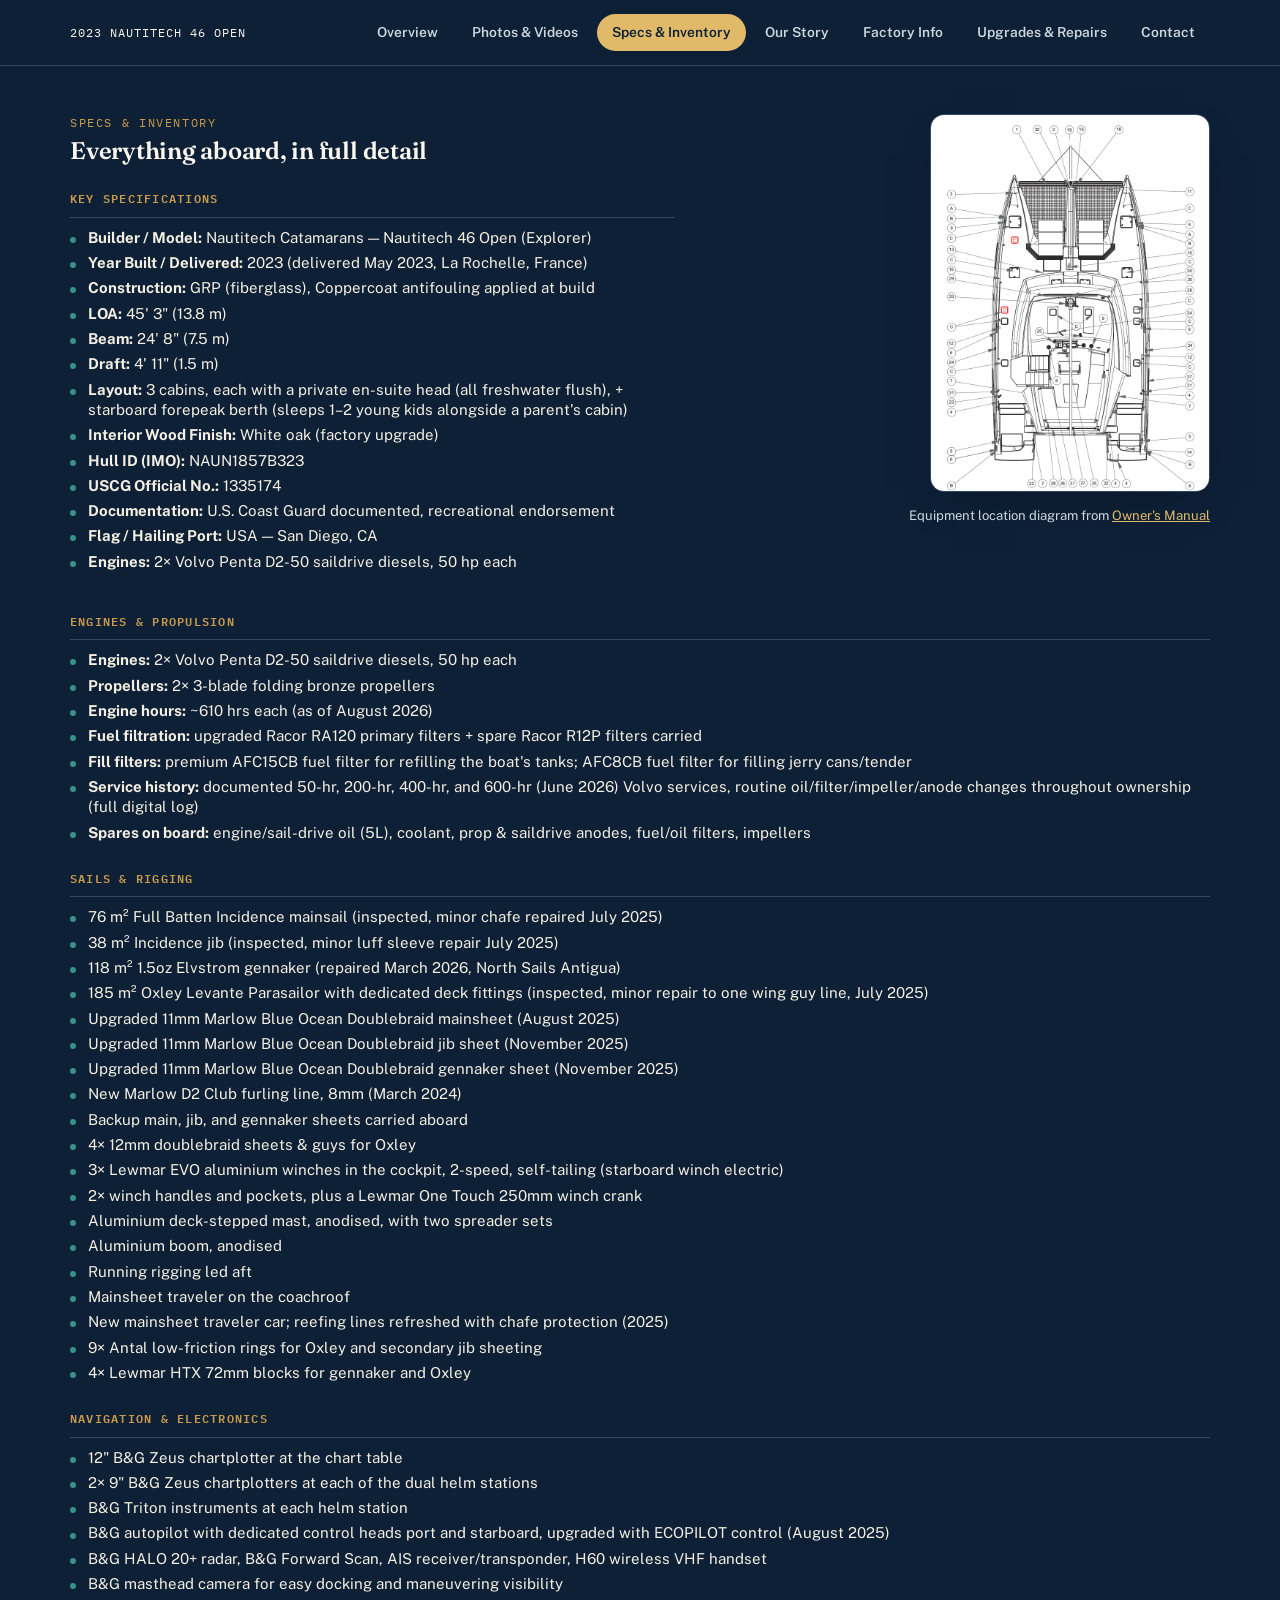
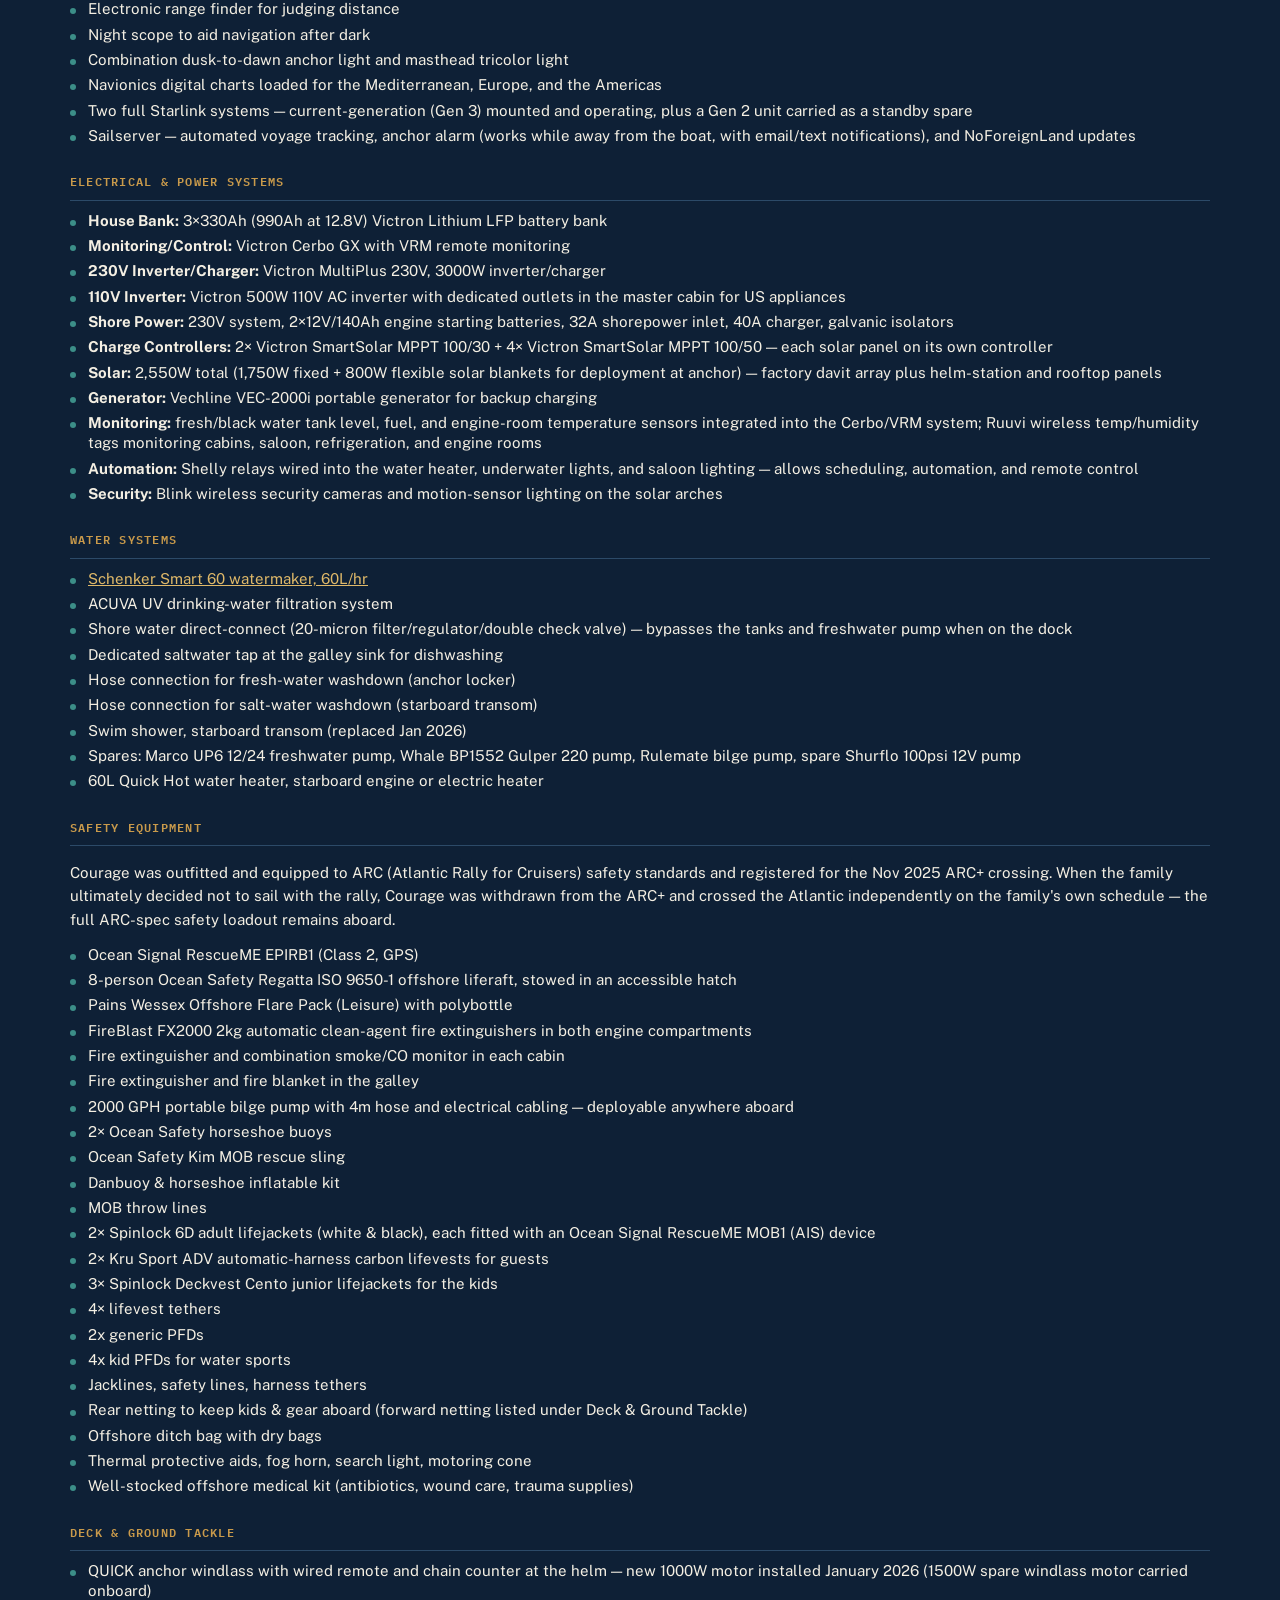
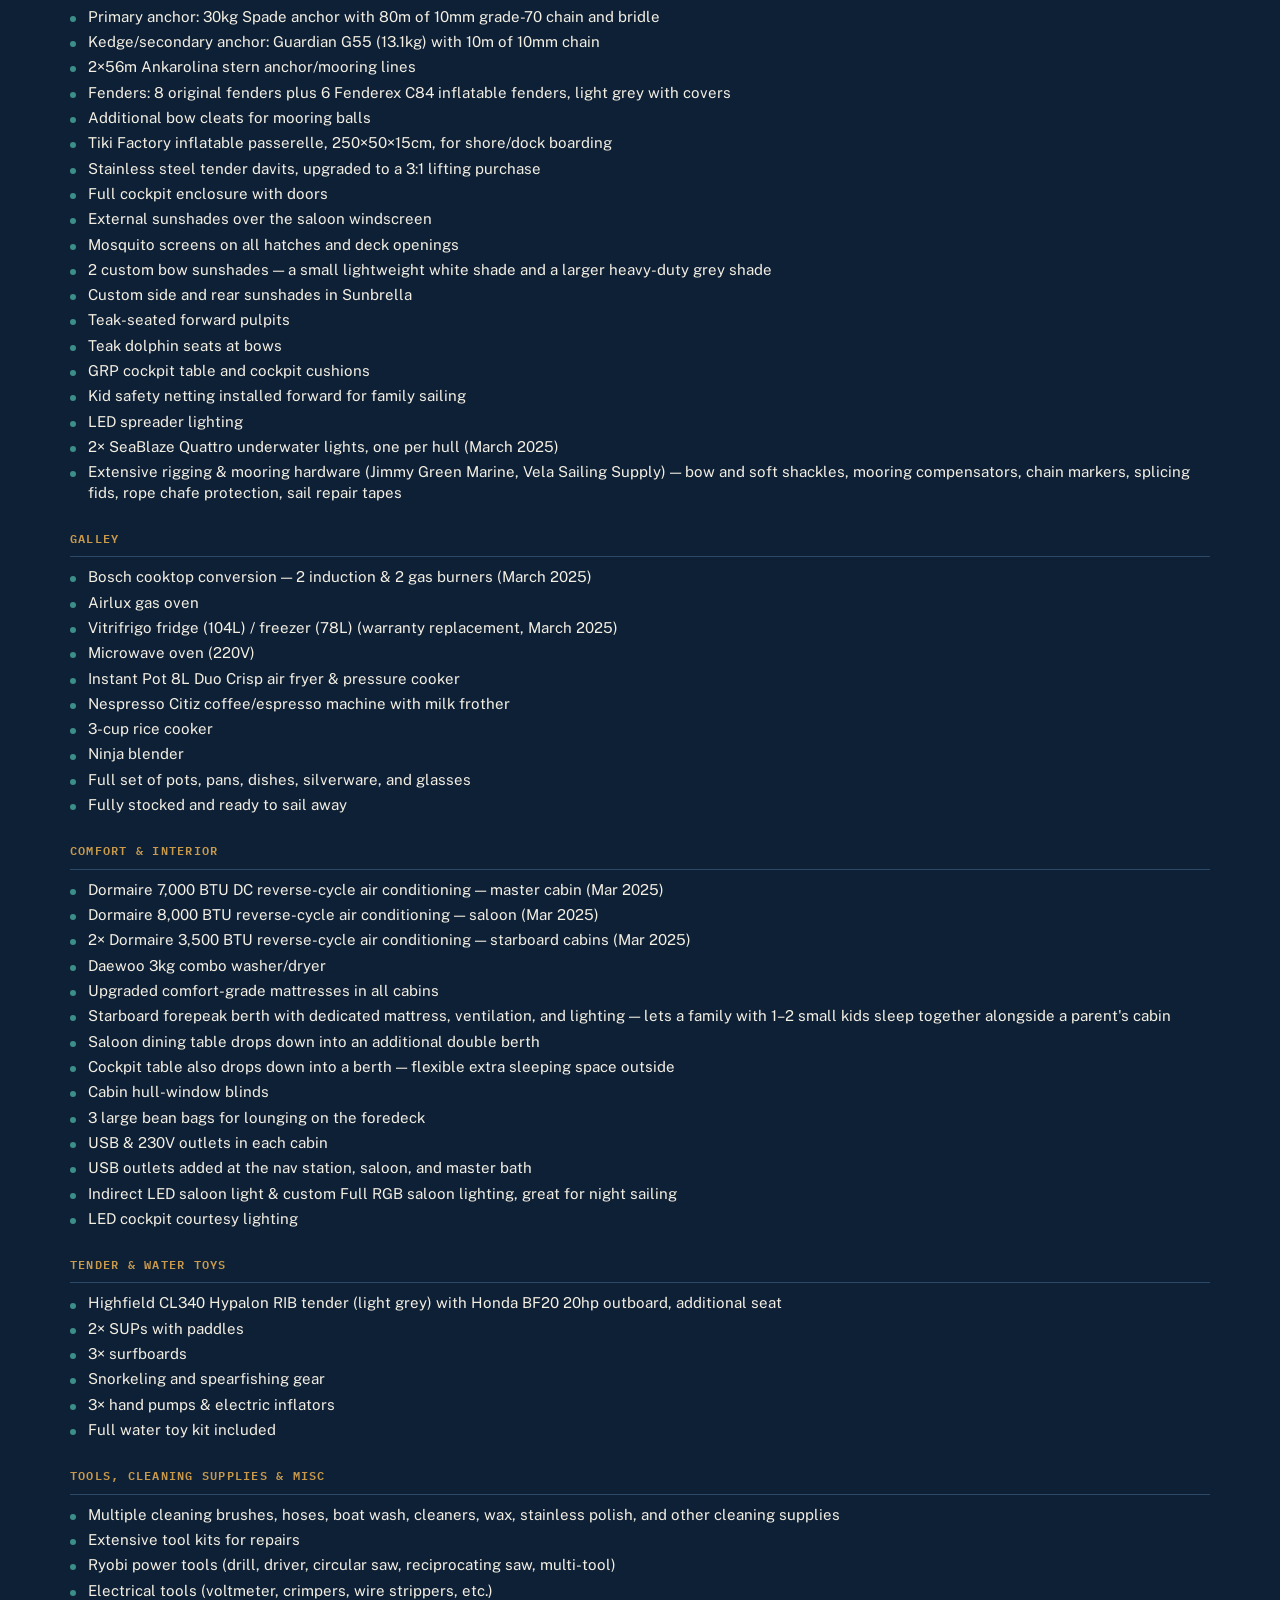
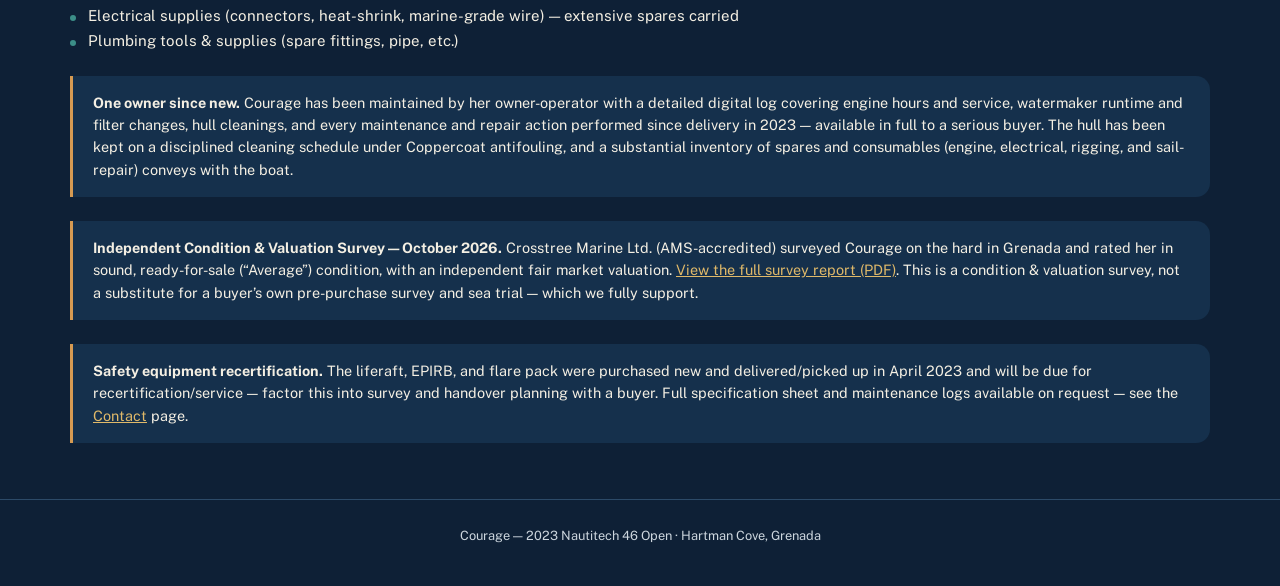
<file: specs.html>
<!doctype html>
<html lang="en">
<head>
<meta charset="UTF-8">
<meta name="viewport" content="width=device-width, initial-scale=1.0">
<title>Specs &amp; Inventory — Courage | 2023 Nautitech 46 Open</title>
<meta name="description" content="Full specifications and inventory for Courage, a 2023 Nautitech 46 Open — engines, sails &amp; rigging, navigation, electrical, safety, deck, galley, comfort, and more.">
<link rel="canonical" href="https://svcourage.com/specs.html">
<meta property="og:type" content="website">
<meta property="og:site_name" content="Courage — 2023 Nautitech 46 Open">
<meta property="og:title" content="Specs &amp; Inventory — Courage | 2023 Nautitech 46 Open">
<meta property="og:description" content="Full specifications and inventory for Courage, a 2023 Nautitech 46 Open — engines, sails &amp; rigging, navigation, electrical, safety, deck, galley, comfort, and more.">
<meta property="og:url" content="https://svcourage.com/specs.html">
<meta property="og:image" content="https://svcourage.com/assets/img/social-share.jpg">
<meta property="og:image:width" content="1200">
<meta property="og:image:height" content="900">
<meta name="twitter:card" content="summary_large_image">
<meta name="twitter:title" content="Specs &amp; Inventory — Courage | 2023 Nautitech 46 Open">
<meta name="twitter:description" content="Full specifications and inventory for Courage, a 2023 Nautitech 46 Open — engines, sails &amp; rigging, navigation, electrical, safety, deck, galley, comfort, and more.">
<meta name="twitter:image" content="https://svcourage.com/assets/img/social-share.jpg">
<link rel="icon" href="data:image/svg+xml,%3Csvg xmlns='http://www.w3.org/2000/svg' viewBox='0 0 32 32'%3E%3Crect width='32' height='32' rx='6' fill='%230e2036'/%3E%3Cpath d='M16 5v16M16 8l7 4-7 3V8Z' fill='%23e0b969'/%3E%3Cpath d='M6 24c2 2 4 2 6 0s4-2 6 0 4 2 6 0' stroke='%23e0b969' stroke-width='1.6' fill='none' stroke-linecap='round'/%3E%3C/svg%3E">
<link rel="preconnect" href="https://fonts.googleapis.com">
<link rel="preconnect" href="https://fonts.gstatic.com" crossorigin>
<link href="https://fonts.googleapis.com/css2?family=Fraunces:ital,opsz,wght@0,9..144,300;0,9..144,450;0,9..144,600;0,9..144,700;1,9..144,500&family=Public+Sans:wght@400;500;600;700&family=IBM+Plex+Mono:wght@400;500;600&display=swap" rel="stylesheet">
<link rel="stylesheet" href="assets/css/style.css">
<!-- Google tag (gtag.js) -->
<script async src="https://www.googletagmanager.com/gtag/js?id=G-KEBNTZXDZ2"></script>
<script>
  window.dataLayer = window.dataLayer || [];
  function gtag(){dataLayer.push(arguments);}
  gtag('js', new Date());

  gtag('config', 'G-KEBNTZXDZ2');
</script>
</head>
<body data-page="specs">
<header id="site-header"></header>

<main>
  <div class="section upgrade-intro" style="margin-block-start:48px;align-items:start;">
    <div>
      <div class="eyebrow">Specs &amp; inventory</div>
      <h2>Everything aboard, in full detail</h2>
      <div class="timeline-entry" style="margin-top:20px;">
        <h3>Key specifications</h3>
        <ul>
          <li><strong>Builder / Model:</strong> Nautitech Catamarans — Nautitech 46 Open (Explorer)</li>
          <li><strong>Year Built / Delivered:</strong> 2023 (delivered May 2023, La Rochelle, France)</li>
          <li><strong>Construction:</strong> GRP (fiberglass), Coppercoat antifouling applied at build</li>
          <li><strong>LOA:</strong> 45' 3" (13.8 m)</li>
          <li><strong>Beam:</strong> 24' 8" (7.5 m)</li>
          <li><strong>Draft:</strong> 4' 11" (1.5 m)</li>
          <li><strong>Layout:</strong> 3 cabins, each with a private en-suite head (all freshwater flush), + starboard forepeak berth (sleeps 1–2 young kids alongside a parent's cabin)</li>
          <li><strong>Interior Wood Finish:</strong> White oak (factory upgrade)</li>
          <li><strong>Hull ID (IMO):</strong> NAUN1857B323</li>
          <li><strong>USCG Official No.:</strong> 1335174</li>
          <li><strong>Documentation:</strong> U.S. Coast Guard documented, recreational endorsement</li>
          <li><strong>Flag / Hailing Port:</strong> USA — San Diego, CA</li>
          <li><strong>Engines:</strong> 2× Volvo Penta D2-50 saildrive diesels, 50 hp each</li>
        </ul>
      </div>
    </div>
    <div style="justify-self:end;">
      <a href="assets/img/nautitech-46open-equipment-diagram.png" target="_blank" rel="noopener">
        <img src="assets/img/nautitech-46open-equipment-diagram.png" alt="Nautitech 46 Open equipment location diagram" style="width:100%;max-width:280px;margin-left:auto;display:block;border-radius:var(--radius);border:1px solid var(--line);box-shadow:var(--shadow);">
      </a>
      <p class="diagram-note" style="text-align:right;">Equipment location diagram from <a href="docs/Nautitech_46_Open_EN_Manual.pdf" target="_blank" rel="noopener">Owner's Manual</a></p>
    </div>
  </div>

  <div class="section">
    <div class="timeline">

      <div class="timeline-entry">
        <h3>Engines &amp; propulsion</h3>
        <ul>
          <li><strong>Engines:</strong> 2× Volvo Penta D2-50 saildrive diesels, 50 hp each</li>
          <li><strong>Propellers:</strong> 2× 3-blade folding bronze propellers</li>
          <li><strong>Engine hours:</strong> ~610 hrs each (as of August 2026)</li>
          <li><strong>Fuel filtration:</strong> upgraded Racor RA120 primary filters + spare Racor R12P filters carried</li>
          <li><strong>Fill filters:</strong> premium AFC15CB fuel filter for refilling the boat's tanks; AFC8CB fuel filter for filling jerry cans/tender</li>
          <li><strong>Service history:</strong> documented 50-hr, 200-hr, 400-hr, and 600-hr (June 2026) Volvo services, routine oil/filter/impeller/anode changes throughout ownership (full digital log)</li>
          <li><strong>Spares on board:</strong> engine/sail-drive oil (5L), coolant, prop &amp; saildrive anodes, fuel/oil filters, impellers</li>
        </ul>
      </div>

      <div class="timeline-entry">
        <h3>Sails &amp; rigging</h3>
        <ul>
          <li>76 m² Full Batten Incidence mainsail (inspected, minor chafe repaired July 2025)</li>
          <li>38 m² Incidence jib (inspected, minor luff sleeve repair July 2025)</li>
          <li>118 m² 1.5oz Elvstrom gennaker (repaired March 2026, North Sails Antigua)</li>
          <li>185 m² Oxley Levante Parasailor with dedicated deck fittings (inspected, minor repair to one wing guy line, July 2025)</li>
          <li>Upgraded 11mm Marlow Blue Ocean Doublebraid mainsheet (August 2025)</li>
          <li>Upgraded 11mm Marlow Blue Ocean Doublebraid jib sheet (November 2025)</li>
          <li>Upgraded 11mm Marlow Blue Ocean Doublebraid gennaker sheet (November 2025)</li>
          <li>New Marlow D2 Club furling line, 8mm (March 2024)</li>
          <li>Backup main, jib, and gennaker sheets carried aboard</li>
          <li>4× 12mm doublebraid sheets &amp; guys for Oxley</li>
          <li>3× Lewmar EVO aluminium winches in the cockpit, 2-speed, self-tailing (starboard winch electric)</li>
          <li>2× winch handles and pockets, plus a Lewmar One Touch 250mm winch crank</li>
          <li>Aluminium deck-stepped mast, anodised, with two spreader sets</li>
          <li>Aluminium boom, anodised</li>
          <li>Running rigging led aft</li>
          <li>Mainsheet traveler on the coachroof</li>
          <li>New mainsheet traveler car; reefing lines refreshed with chafe protection (2025)</li>
          <li>9× Antal low-friction rings for Oxley and secondary jib sheeting</li>
          <li>4× Lewmar HTX 72mm blocks for gennaker and Oxley</li>
        </ul>
      </div>

      <div class="timeline-entry">
        <h3>Navigation &amp; electronics</h3>
        <ul>
          <li>12" B&amp;G Zeus chartplotter at the chart table</li>
          <li>2× 9" B&amp;G Zeus chartplotters at each of the dual helm stations</li>
          <li>B&amp;G Triton instruments at each helm station</li>
          <li>B&amp;G autopilot with dedicated control heads port and starboard, upgraded with ECOPILOT control (August 2025)</li>
          <li>B&amp;G HALO 20+ radar, B&amp;G Forward Scan, AIS receiver/transponder, H60 wireless VHF handset</li>
          <li>B&amp;G masthead camera for easy docking and maneuvering visibility</li>
          <li>Electronic range finder for judging distance</li>
          <li>Night scope to aid navigation after dark</li>
          <li>Combination dusk-to-dawn anchor light and masthead tricolor light</li>
          <li>Navionics digital charts loaded for the Mediterranean, Europe, and the Americas</li>
          <li>Two full Starlink systems — current-generation (Gen 3) mounted and operating, plus a Gen 2 unit carried as a standby spare</li>
          <li>Sailserver — automated voyage tracking, anchor alarm (works while away from the boat, with email/text notifications), and NoForeignLand updates</li>
        </ul>
      </div>

      <div class="timeline-entry">
        <h3>Electrical &amp; power systems</h3>
        <ul>
          <li><strong>House Bank:</strong> 3×330Ah (990Ah at 12.8V) Victron Lithium LFP battery bank</li>
          <li><strong>Monitoring/Control:</strong> Victron Cerbo GX with VRM remote monitoring</li>
          <li><strong>230V Inverter/Charger:</strong> Victron MultiPlus 230V, 3000W inverter/charger</li>
          <li><strong>110V Inverter:</strong> Victron 500W 110V AC inverter with dedicated outlets in the master cabin for US appliances</li>
          <li><strong>Shore Power:</strong> 230V system, 2×12V/140Ah engine starting batteries, 32A shorepower inlet, 40A charger, galvanic isolators</li>
          <li><strong>Charge Controllers:</strong> 2× Victron SmartSolar MPPT 100/30 + 4× Victron SmartSolar MPPT 100/50 — each solar panel on its own controller</li>
          <li><strong>Solar:</strong> 2,550W total (1,750W fixed + 800W flexible solar blankets for deployment at anchor) — factory davit array plus helm-station and rooftop panels</li>
          <li><strong>Generator:</strong> Vechline VEC-2000i portable generator for backup charging</li>
          <li><strong>Monitoring:</strong> fresh/black water tank level, fuel, and engine-room temperature sensors integrated into the Cerbo/VRM system; Ruuvi wireless temp/humidity tags monitoring cabins, saloon, refrigeration, and engine rooms</li>
          <li><strong>Automation:</strong> Shelly relays wired into the water heater, underwater lights, and saloon lighting — allows scheduling, automation, and remote control</li>
          <li><strong>Security:</strong> Blink wireless security cameras and motion-sensor lighting on the solar arches</li>
        </ul>
      </div>

      <div class="timeline-entry">
        <h3>Water systems</h3>
        <ul>
          <li><a href="assets/img/courage-watermaker.jpg" target="_blank" rel="noopener">Schenker Smart 60 watermaker, 60L/hr</a></li>
          <li>ACUVA UV drinking-water filtration system</li>
          <li>Shore water direct-connect (20-micron filter/regulator/double check valve) — bypasses the tanks and freshwater pump when on the dock</li>
          <li>Dedicated saltwater tap at the galley sink for dishwashing</li>
          <li>Hose connection for fresh-water washdown (anchor locker)</li>
          <li>Hose connection for salt-water washdown (starboard transom)</li>
          <li>Swim shower, starboard transom (replaced Jan 2026)</li>
          <li>Spares: Marco UP6 12/24 freshwater pump, Whale BP1552 Gulper 220 pump, Rulemate bilge pump, spare Shurflo 100psi 12V pump</li>
          <li>60L Quick Hot water heater, starboard engine or electric heater</li>
        </ul>
      </div>

      <div class="timeline-entry">
        <h3>Safety equipment</h3>
        <p class="lede" style="font-size:0.94rem;margin-bottom:14px;">
          Courage was outfitted and equipped to ARC (Atlantic Rally for Cruisers) safety standards and
          registered for the Nov 2025 ARC+ crossing. When the family ultimately decided not to sail with the
          rally, Courage was withdrawn from the ARC+ and crossed the Atlantic independently on the family's own
          schedule — the full ARC-spec safety loadout remains aboard.
        </p>
        <ul>
          <li>Ocean Signal RescueME EPIRB1 (Class 2, GPS)</li>
          <li>8-person Ocean Safety Regatta ISO 9650-1 offshore liferaft, stowed in an accessible hatch</li>
          <li>Pains Wessex Offshore Flare Pack (Leisure) with polybottle</li>
          <li>FireBlast FX2000 2kg automatic clean-agent fire extinguishers in both engine compartments</li>
          <li>Fire extinguisher and combination smoke/CO monitor in each cabin</li>
          <li>Fire extinguisher and fire blanket in the galley</li>
          <li>2000 GPH portable bilge pump with 4m hose and electrical cabling — deployable anywhere aboard</li>
          <li>2× Ocean Safety horseshoe buoys</li> 
          <li>Ocean Safety Kim MOB rescue sling</li>
          <li>Danbuoy &amp; horseshoe inflatable kit</li>
          <li>MOB throw lines</li>
          <li>2× Spinlock 6D adult lifejackets (white &amp; black), each fitted with an Ocean Signal RescueME MOB1 (AIS) device</li>
          <li>2× Kru Sport ADV automatic-harness carbon lifevests for guests</li>
          <li>3× Spinlock Deckvest Cento junior lifejackets for the kids</li>
          <li>4× lifevest tethers</li>
          <li>2x generic PFDs</li>
          <li>4x kid PFDs for water sports</li>
          <li>Jacklines, safety lines, harness tethers</li>
          <li>Rear netting to keep kids &amp; gear aboard (forward netting listed under Deck &amp; Ground Tackle)</li>
          <li>Offshore ditch bag with dry bags</li>
          <li>Thermal protective aids, fog horn, search light, motoring cone</li>
          <li>Well-stocked offshore medical kit (antibiotics, wound care, trauma supplies)</li>
        </ul>
      </div>

      <div class="timeline-entry">
        <h3>Deck &amp; ground tackle</h3>
        <ul>
          <li>QUICK anchor windlass with wired remote and chain counter at the helm — new 1000W motor installed January 2026 (1500W spare windlass motor carried onboard)</li>
          <li>Primary anchor: 30kg Spade anchor with 80m of 10mm grade-70 chain and bridle</li>
          <li>Kedge/secondary anchor: Guardian G55 (13.1kg) with 10m of 10mm chain</li>
          <li>2×56m Ankarolina stern anchor/mooring lines</li>
          <li>Fenders: 8 original fenders plus 6 Fenderex C84 inflatable fenders, light grey with covers</li>
          <li>Additional bow cleats for mooring balls</li>
          <li>Tiki Factory inflatable passerelle, 250×50×15cm, for shore/dock boarding</li>
          <li>Stainless steel tender davits, upgraded to a 3:1 lifting purchase</li>
          <li>Full cockpit enclosure with doors</li>
          <li>External sunshades over the saloon windscreen</li>
          <li>Mosquito screens on all hatches and deck openings</li>
          <li>2 custom bow sunshades — a small lightweight white shade and a larger heavy-duty grey shade</li>
          <li>Custom side and rear sunshades in Sunbrella</li>
          <li>Teak-seated forward pulpits</li>
          <li>Teak dolphin seats at bows</li>
          <li>GRP cockpit table and cockpit cushions</li>
          <li>Kid safety netting installed forward for family sailing</li>
          <li>LED spreader lighting</li>
          <li>2× SeaBlaze Quattro underwater lights, one per hull (March 2025)</li>
          <li>Extensive rigging &amp; mooring hardware (Jimmy Green Marine, Vela Sailing Supply) — bow and soft shackles, mooring compensators, chain markers, splicing fids, rope chafe protection, sail repair tapes</li>
        </ul>
      </div>

      <div class="timeline-entry">
        <h3>Galley</h3>
        <ul>
          <li>Bosch cooktop conversion — 2 induction &amp; 2 gas burners (March 2025)</li>
          <li>Airlux gas oven</li>
          <li>Vitrifrigo fridge (104L) / freezer (78L) (warranty replacement, March 2025)</li>
          <li>Microwave oven (220V)</li>
          <li>Instant Pot 8L Duo Crisp air fryer &amp; pressure cooker</li>
          <li>Nespresso Citiz coffee/espresso machine with milk frother</li>
          <li>3-cup rice cooker</li>
          <li>Ninja blender</li>
          <li>Full set of pots, pans, dishes, silverware, and glasses</li>
          <li>Fully stocked and ready to sail away</li>
        </ul>
      </div>

      <div class="timeline-entry">
        <h3>Comfort &amp; interior</h3>
        <ul>
          <li>Dormaire 7,000 BTU DC reverse-cycle air conditioning — master cabin (Mar 2025)</li>
          <li>Dormaire 8,000 BTU reverse-cycle air conditioning — saloon (Mar 2025)</li>
          <li>2× Dormaire 3,500 BTU reverse-cycle air conditioning — starboard cabins (Mar 2025)</li>
          <li>Daewoo 3kg combo washer/dryer</li>
          <li>Upgraded comfort-grade mattresses in all cabins</li>
          <li>Starboard forepeak berth with dedicated mattress, ventilation, and lighting — lets a family with 1–2 small kids sleep together alongside a parent's cabin</li>
          <li>Saloon dining table drops down into an additional double berth</li>
          <li>Cockpit table also drops down into a berth — flexible extra sleeping space outside</li>
          <li>Cabin hull-window blinds</li>
          <li>3 large bean bags for lounging on the foredeck</li>
          <li>USB &amp; 230V outlets in each cabin</li>
          <li>USB outlets added at the nav station, saloon, and master bath</li>
          <li>Indirect LED saloon light &amp; custom Full RGB saloon lighting, great for night sailing</li>
          <li>LED cockpit courtesy lighting</li>
        </ul>
      </div>

      <div class="timeline-entry">
        <h3>Tender &amp; water toys</h3>
        <ul>
          <li>Highfield CL340 Hypalon RIB tender (light grey) with Honda BF20 20hp outboard, additional seat</li>
          <li>2× SUPs with paddles</li>
          <li>3× surfboards</li>
          <li>Snorkeling and spearfishing gear</li>
          <li>3× hand pumps & electric inflators</li>
          <li>Full water toy kit included</li>
        </ul>
      </div>

      <div class="timeline-entry">
        <h3>Tools, cleaning supplies &amp; misc</h3>
        <ul>
          <li>Multiple cleaning brushes, hoses, boat wash, cleaners, wax, stainless polish, and other cleaning supplies</li>
          <li>Extensive tool kits for repairs</li>
          <li>Ryobi power tools (drill, driver, circular saw, reciprocating saw, multi-tool)</li>
          <li>Electrical tools (voltmeter, crimpers, wire strippers, etc.)</li>
          <li>Electrical supplies (connectors, heat-shrink, marine-grade wire) — extensive spares carried</li>
          <li>Plumbing tools &amp; supplies (spare fittings, pipe, etc.)</li>
        </ul>
      </div>

    </div>
  </div>

  <div class="note-box">
    <strong>One owner since new.</strong> Courage has been maintained by her owner-operator with a detailed
    digital log covering engine hours and service, watermaker runtime and filter changes, hull cleanings, and
    every maintenance and repair action performed since delivery in 2023 — available in full to a serious
    buyer. The hull has been kept on a disciplined cleaning schedule under Coppercoat antifouling, and a
    substantial inventory of spares and consumables (engine, electrical, rigging, and sail-repair) conveys
    with the boat.
  </div>

  <div class="note-box">
    <strong>Independent Condition &amp; Valuation Survey &mdash; October 2026.</strong> Crosstree Marine Ltd.
    (AMS-accredited) surveyed Courage on the hard in Grenada and rated her in sound, ready-for-sale
    (&ldquo;Average&rdquo;) condition, with an independent fair market valuation.
    <a href="docs/courage-survey-2026.pdf" target="_blank" rel="noopener">View the full survey report (PDF)</a>.
    This is a condition &amp; valuation survey, not a substitute for a buyer&rsquo;s own pre-purchase survey and
    sea trial &mdash; which we fully support.
  </div>

  <div class="note-box">
    <strong>Safety equipment recertification.</strong> The liferaft, EPIRB, and flare pack were purchased new
    and delivered/picked up in April 2023 and will be due for recertification/service — factor this into
    survey and handover planning with a buyer. Full specification sheet and maintenance logs available on
    request — see the <a href="contact.html">Contact</a> page.
  </div>
</main>

<footer id="site-footer"></footer>

<script src="assets/js/config.js"></script>
<script src="assets/js/nav.js"></script>
</body>
</html>
</file>
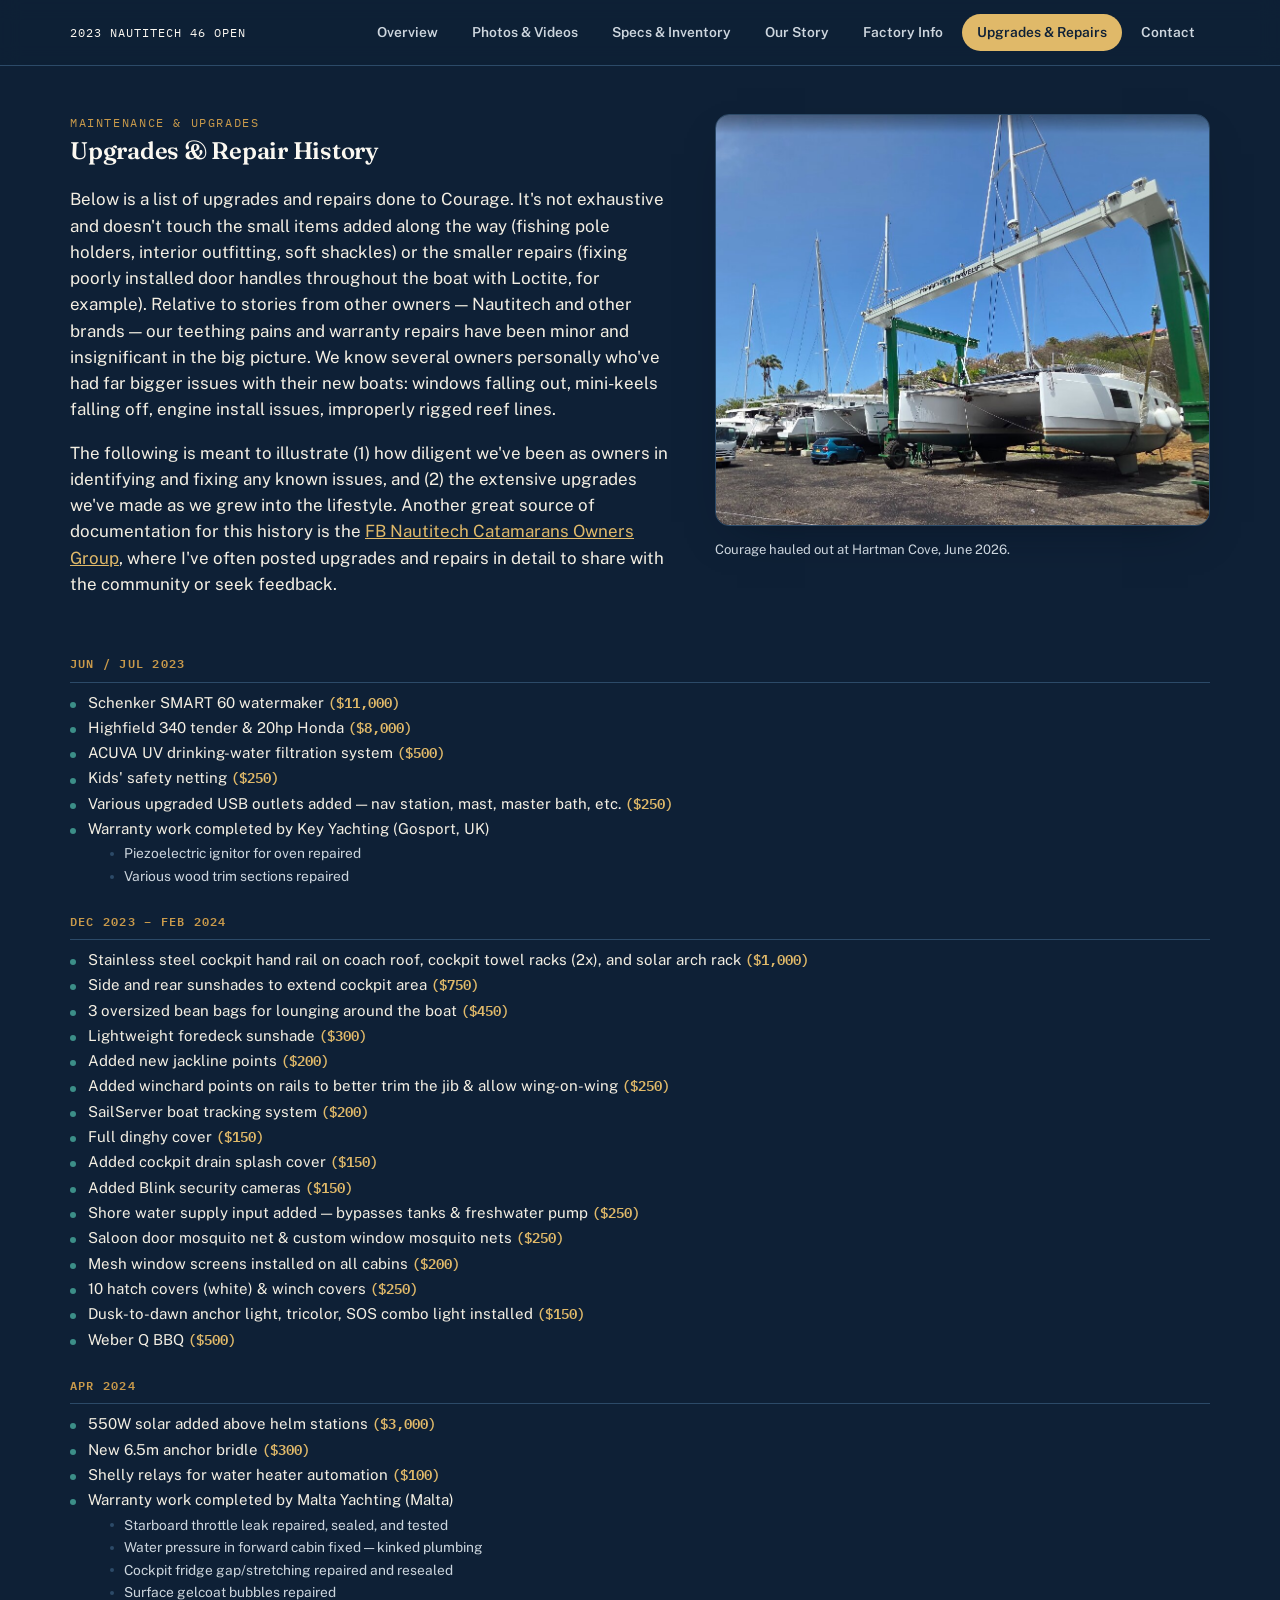
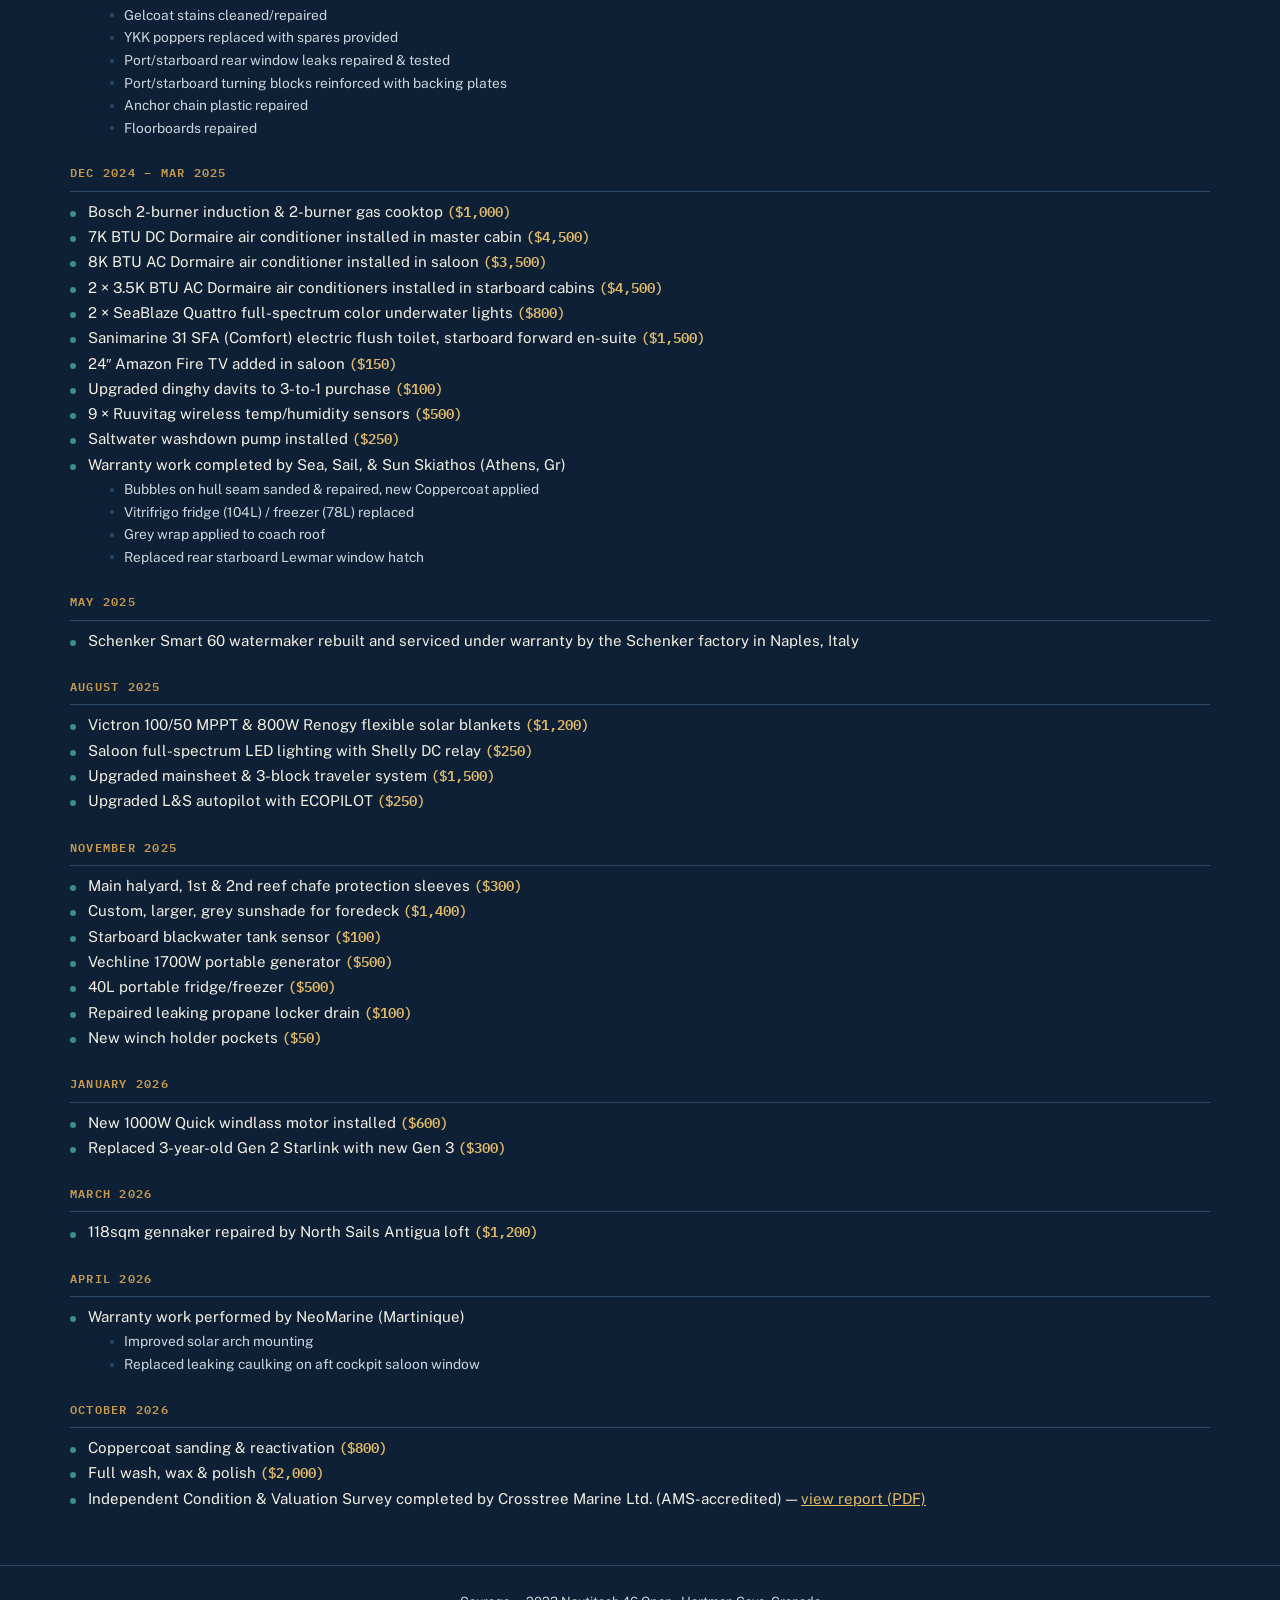
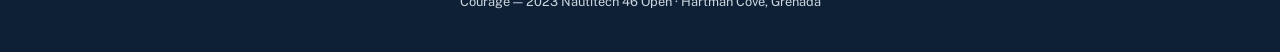
<file: upgrades.html>
<!doctype html>
<html lang="en">
<head>
<meta charset="UTF-8">
<meta name="viewport" content="width=device-width, initial-scale=1.0">
<title>Upgrades &amp; Repair History — Courage | 2023 Nautitech 46 Open</title>
<meta name="description" content="A chronological record of upgrades, warranty work, and repairs completed on Courage, a 2023 Nautitech 46 Open, since delivery in 2023.">
<link rel="canonical" href="https://svcourage.com/upgrades.html">
<meta property="og:type" content="website">
<meta property="og:site_name" content="Courage — 2023 Nautitech 46 Open">
<meta property="og:title" content="Upgrades &amp; Repair History — Courage | 2023 Nautitech 46 Open">
<meta property="og:description" content="A chronological record of upgrades, warranty work, and repairs completed on Courage, a 2023 Nautitech 46 Open, since delivery in 2023.">
<meta property="og:url" content="https://svcourage.com/upgrades.html">
<meta property="og:image" content="https://svcourage.com/assets/img/social-share.jpg">
<meta property="og:image:width" content="1200">
<meta property="og:image:height" content="900">
<meta name="twitter:card" content="summary_large_image">
<meta name="twitter:title" content="Upgrades &amp; Repair History — Courage | 2023 Nautitech 46 Open">
<meta name="twitter:description" content="A chronological record of upgrades, warranty work, and repairs completed on Courage, a 2023 Nautitech 46 Open, since delivery in 2023.">
<meta name="twitter:image" content="https://svcourage.com/assets/img/social-share.jpg">
<link rel="icon" href="data:image/svg+xml,%3Csvg xmlns='http://www.w3.org/2000/svg' viewBox='0 0 32 32'%3E%3Crect width='32' height='32' rx='6' fill='%230e2036'/%3E%3Cpath d='M16 5v16M16 8l7 4-7 3V8Z' fill='%23e0b969'/%3E%3Cpath d='M6 24c2 2 4 2 6 0s4-2 6 0 4 2 6 0' stroke='%23e0b969' stroke-width='1.6' fill='none' stroke-linecap='round'/%3E%3C/svg%3E">
<link rel="preconnect" href="https://fonts.googleapis.com">
<link rel="preconnect" href="https://fonts.gstatic.com" crossorigin>
<link href="https://fonts.googleapis.com/css2?family=Fraunces:ital,opsz,wght@0,9..144,300;0,9..144,450;0,9..144,600;0,9..144,700;1,9..144,500&family=Public+Sans:wght@400;500;600;700&family=IBM+Plex+Mono:wght@400;500;600&display=swap" rel="stylesheet">
<link rel="stylesheet" href="assets/css/style.css">
<!-- Google tag (gtag.js) -->
<script async src="https://www.googletagmanager.com/gtag/js?id=G-KEBNTZXDZ2"></script>
<script>
  window.dataLayer = window.dataLayer || [];
  function gtag(){dataLayer.push(arguments);}
  gtag('js', new Date());

  gtag('config', 'G-KEBNTZXDZ2');
</script>
</head>
<body data-page="upgrades">
<header id="site-header"></header>

<main>
  <div class="section upgrade-intro" style="margin-block-start:48px;">
    <div>
      <div class="eyebrow">Maintenance &amp; upgrades</div>
      <h2>Upgrades &amp; Repair History</h2>
      <p class="lede">
        Below is a list of upgrades and repairs done to Courage. It's not exhaustive and doesn't touch the
        small items added along the way (fishing pole holders, interior outfitting, soft shackles) or the
        smaller repairs (fixing poorly installed door handles throughout the boat with Loctite, for example).
        Relative to stories from other owners — Nautitech and other brands — our teething pains and warranty
        repairs have been minor and insignificant in the big picture. We know several owners personally who've
        had far bigger issues with their new boats: windows falling out, mini-keels falling off, engine
        install issues, improperly rigged reef lines.
      </p>
      <p class="lede">
        The following is meant to illustrate (1) how diligent we've been as owners in identifying and fixing
        any known issues, and (2) the extensive upgrades we've made as we grew into the lifestyle. Another
        great source of documentation for this history is the
        <a href="https://www.facebook.com/groups/527174291370729" target="_blank" rel="noopener">FB Nautitech Catamarans Owners Group</a>,
        where I've often posted upgrades and repairs in detail to share with the community or seek feedback.
      </p>
    </div>
    <div>
      <a href="assets/img/courage-haulout.jpg" target="_blank" rel="noopener"><img class="upgrade-photo" src="assets/img/courage-haulout.jpg" alt="Courage hauled out on a travel lift at the boatyard, alongside other catamarans"></a>
      <p class="diagram-note">Courage hauled out at Hartman Cove, June 2026.</p>
    </div>
  </div>

  <div class="section">
    <div class="timeline">

      <div class="timeline-entry">
        <h3>Jun&nbsp;/&nbsp;Jul 2023</h3>
        <ul>
          <li>Schenker SMART 60 watermaker <span class="price">($11,000)</span></li>
          <li>Highfield 340 tender &amp; 20hp Honda <span class="price">($8,000)</span></li>
          <li>ACUVA UV drinking-water filtration system <span class="price">($500)</span></li>
          <li>Kids' safety netting <span class="price">($250)</span></li>
          <li>Various upgraded USB outlets added — nav station, mast, master bath, etc. <span class="price">($250)</span></li>
          <li>Warranty work completed by Key Yachting (Gosport, UK)
            <ul>
              <li>Piezoelectric ignitor for oven repaired</li>
              <li>Various wood trim sections repaired</li>
            </ul>
          </li>
        </ul>
      </div>

      <div class="timeline-entry">
        <h3>Dec 2023 &ndash; Feb 2024</h3>
        <ul>
          <li>Stainless steel cockpit hand rail on coach roof, cockpit towel racks (2x), and solar arch rack <span class="price">($1,000)</span></li>
          <li>Side and rear sunshades to extend cockpit area <span class="price">($750)</span></li>
          <li>3 oversized bean bags for lounging around the boat <span class="price">($450)</span></li>
          <li>Lightweight foredeck sunshade <span class="price">($300)</span></li>
          <li>Added new jackline points <span class="price">($200)</span></li>
          <li>Added winchard points on rails to better trim the jib &amp; allow wing-on-wing <span class="price">($250)</span></li>
          <li>SailServer boat tracking system <span class="price">($200)</span></li>
          <li>Full dinghy cover <span class="price">($150)</span></li>
          <li>Added cockpit drain splash cover <span class="price">($150)</span></li>
          <li>Added Blink security cameras <span class="price">($150)</span></li>
          <li>Shore water supply input added — bypasses tanks &amp; freshwater pump <span class="price">($250)</span></li>
          <li>Saloon door mosquito net &amp; custom window mosquito nets <span class="price">($250)</span></li>
          <li>Mesh window screens installed on all cabins <span class="price">($200)</span></li>
          <li>10 hatch covers (white) &amp; winch covers <span class="price">($250)</span></li>
          <li>Dusk-to-dawn anchor light, tricolor, SOS combo light installed <span class="price">($150)</span></li>
          <li>Weber Q BBQ <span class="price">($500)</span></li>
        </ul>
      </div>

      <div class="timeline-entry">
        <h3>Apr 2024</h3>
        <ul>
          <li>550W solar added above helm stations <span class="price">($3,000)</span></li>
          <li>New 6.5m anchor bridle <span class="price">($300)</span></li>
          <li>Shelly relays for water heater automation <span class="price">($100)</span></li>
          <li>Warranty work completed by Malta Yachting (Malta)
            <ul>
              <li>Starboard throttle leak repaired, sealed, and tested</li>
              <li>Water pressure in forward cabin fixed — kinked plumbing</li>
              <li>Cockpit fridge gap/stretching repaired and resealed</li>
              <li>Surface gelcoat bubbles repaired</li>
              <li>Gelcoat stains cleaned/repaired</li>
              <li>YKK poppers replaced with spares provided</li>
              <li>Port/starboard rear window leaks repaired &amp; tested</li>
              <li>Port/starboard turning blocks reinforced with backing plates</li>
              <li>Anchor chain plastic repaired</li>
              <li>Floorboards repaired</li>
            </ul>
          </li>
        </ul>
      </div>

      <div class="timeline-entry">
        <h3>Dec 2024 &ndash; Mar 2025</h3>
        <ul>
          <li>Bosch 2-burner induction &amp; 2-burner gas cooktop <span class="price">($1,000)</span></li>
          <li>7K BTU DC Dormaire air conditioner installed in master cabin <span class="price">($4,500)</span></li>
          <li>8K BTU AC Dormaire air conditioner installed in saloon <span class="price">($3,500)</span></li>
          <li>2 &times; 3.5K BTU AC Dormaire air conditioners installed in starboard cabins <span class="price">($4,500)</span></li>
          <li>2 &times; SeaBlaze Quattro full-spectrum color underwater lights <span class="price">($800)</span></li>
          <li>Sanimarine 31 SFA (Comfort) electric flush toilet, starboard forward en-suite <span class="price">($1,500)</span></li>
          <li>24&Prime; Amazon Fire TV added in saloon <span class="price">($150)</span></li>
          <li>Upgraded dinghy davits to 3-to-1 purchase <span class="price">($100)</span></li>
          <li>9 &times; Ruuvitag wireless temp/humidity sensors <span class="price">($500)</span></li>
          <li>Saltwater washdown pump installed <span class="price">($250)</span></li>
          <li>Warranty work completed by Sea, Sail, &amp; Sun Skiathos (Athens, Gr)
            <ul>
              <li>Bubbles on hull seam sanded &amp; repaired, new Coppercoat applied</li>
              <li>Vitrifrigo fridge (104L) / freezer (78L) replaced</li>
              <li>Grey wrap applied to coach roof</li>
              <li>Replaced rear starboard Lewmar window hatch</li>
            </ul>
          </li>
        </ul>
      </div>

      <div class="timeline-entry">
        <h3>May 2025</h3>
        <ul>
          <li>Schenker Smart 60 watermaker rebuilt and serviced under warranty by the Schenker factory in Naples, Italy</li>
        </ul>
      </div>

      <div class="timeline-entry">
        <h3>August 2025</h3>
        <ul>
          <li>Victron 100/50 MPPT &amp; 800W Renogy flexible solar blankets <span class="price">($1,200)</span></li>
          <li>Saloon full-spectrum LED lighting with Shelly DC relay <span class="price">($250)</span></li>
          <li>Upgraded mainsheet &amp; 3-block traveler system <span class="price">($1,500)</span></li>
          <li>Upgraded L&amp;S autopilot with ECOPILOT <span class="price">($250)</span></li>
        </ul>
      </div>

      <div class="timeline-entry">
        <h3>November 2025</h3>
        <ul>
          <li>Main halyard, 1st &amp; 2nd reef chafe protection sleeves <span class="price">($300)</span></li>
          <li>Custom, larger, grey sunshade for foredeck <span class="price">($1,400)</span></li>
          <li>Starboard blackwater tank sensor <span class="price">($100)</span></li>
          <li>Vechline 1700W portable generator <span class="price">($500)</span></li>
          <li>40L portable fridge/freezer <span class="price">($500)</span></li>
          <li>Repaired leaking propane locker drain <span class="price">($100)</span></li>
          <li>New winch holder pockets <span class="price">($50)</span></li>
        </ul>
      </div>

      <div class="timeline-entry">
        <h3>January 2026</h3>
        <ul>
          <li>New 1000W Quick windlass motor installed <span class="price">($600)</span></li>
          <li>Replaced 3-year-old Gen 2 Starlink with new Gen 3 <span class="price">($300)</span></li>
        </ul>
      </div>

      <div class="timeline-entry">
        <h3>March 2026</h3>
        <ul>
          <li>118sqm gennaker repaired by North Sails Antigua loft <span class="price">($1,200)</span></li>
        </ul>
      </div>

      <div class="timeline-entry">
        <h3>April 2026</h3>
        <ul>
          <li>Warranty work performed by NeoMarine (Martinique)
            <ul>
              <li>Improved solar arch mounting</li>
              <li>Replaced leaking caulking on aft cockpit saloon window</li>
            </ul>
          </li>
        </ul>
      </div>

      <div class="timeline-entry">
        <h3>October 2026</h3>
        <ul>
          <li>Coppercoat sanding &amp; reactivation <span class="price">($800)</span></li>
          <li>Full wash, wax &amp; polish <span class="price">($2,000)</span></li>
          <li>Independent Condition &amp; Valuation Survey completed by Crosstree Marine Ltd. (AMS-accredited) &mdash; <a href="docs/courage-survey-2026.pdf" target="_blank" rel="noopener">view report (PDF)</a></li>
        </ul>
      </div>

    </div>
  </div>
</main>

<footer id="site-footer"></footer>

<script src="assets/js/config.js"></script>
<script src="assets/js/nav.js"></script>
</body>
</html>
</file>
<file: assets/css/style.css>
/* Courage — 2023 Nautitech 46 Open — site styles
   Palette: deep marine navy + brass + parchment sand, echoing brightwork
   hardware against a night passage sky. Deliberately single-theme. */

:root {
  --ink: #0e2036;
  --ink-2: #15304c;
  --ink-3: #1c3c5c;
  --line: #2c4a68;
  --sand: #f4efe3;
  --sand-dim: #cdd6de;
  --sand-2: #fbf8f1;
  --brass: #c99a4b;
  --brass-bright: #e0b969;
  --sea: #3c8e88;
  --warn: #d69a52;
  --shadow: 0 18px 44px -22px rgba(6, 14, 26, 0.55);
  --radius: 14px;
}

* { box-sizing: border-box; }
html { scroll-behavior: smooth; }

body {
  margin: 0;
  background: var(--ink);
  color: var(--sand);
  font-family: "Public Sans", -apple-system, BlinkMacSystemFont, "Segoe UI", sans-serif;
  line-height: 1.55;
  -webkit-font-smoothing: antialiased;
}

h1, h2, h3, .display {
  font-family: "Fraunces", Georgia, "Times New Roman", serif;
  font-weight: 600;
  text-wrap: balance;
  letter-spacing: -0.01em;
  color: var(--sand-2);
  margin: 0;
}

a { color: var(--brass-bright); }
a:focus-visible, button:focus-visible, input:focus-visible, textarea:focus-visible {
  outline: 2px solid var(--brass-bright);
  outline-offset: 3px;
}

.mono { font-family: "IBM Plex Mono", ui-monospace, monospace; font-variant-numeric: tabular-nums; }
.eyebrow {
  font-family: "IBM Plex Mono", monospace;
  font-size: 0.72rem;
  letter-spacing: 0.14em;
  text-transform: uppercase;
  color: var(--brass);
}

/* ---------- Topbar ---------- */
.topbar {
  position: sticky;
  top: 0;
  z-index: 40;
  background: rgba(14, 32, 54, 0.94);
  backdrop-filter: blur(10px);
  border-bottom: 1px solid var(--line);
}
.topbar-inner {
  max-width: 1180px;
  margin: 0 auto;
  padding: 14px 20px;
  display: flex;
  align-items: center;
  gap: 18px;
  flex-wrap: wrap;
}
.brand {
  display: flex;
  align-items: baseline;
  gap: 10px;
  text-decoration: none;
  flex-shrink: 0;
}
.brand-name {
  font-family: "Fraunces", serif;
  font-weight: 700;
  font-size: 1.3rem;
  color: var(--sand-2);
  letter-spacing: 0.01em;
}
.brand-tag {
  font-family: "IBM Plex Mono", monospace;
  font-size: 0.78rem;
  letter-spacing: 0.08em;
  color: var(--sand-2);
  text-transform: uppercase;
}
nav.primary-nav {
  display: flex;
  gap: 4px;
  margin-left: auto;
  flex-wrap: wrap;
}
nav.primary-nav a {
  font-family: "Public Sans", sans-serif;
  font-size: 0.86rem;
  font-weight: 600;
  color: var(--sand-dim);
  background: transparent;
  border: 1px solid transparent;
  border-radius: 999px;
  padding: 7px 14px;
  text-decoration: none;
}
nav.primary-nav a:hover { color: var(--sand-2); border-color: var(--line); }
nav.primary-nav a.active { color: var(--ink); background: var(--brass-bright); }
.menu-toggle {
  display: none;
  background: transparent;
  border: 1px solid var(--line);
  color: var(--sand-2);
  border-radius: 8px;
  font-size: 1.1rem;
  padding: 6px 10px;
  cursor: pointer;
}

/* ---------- Layout ---------- */
main { max-width: 1180px; margin: 0 auto; padding: 0 20px; }
.page-hero-block { padding-block: 32px 0; }
.section { margin-block-start: 40px; padding-block-end: 0; }
main > .section:first-child, main > .page-hero-block { margin-block-start: 32px; }
main { padding-block-end: 56px; }
.section-head { display: flex; align-items: baseline; gap: 14px; margin-bottom: 16px; flex-wrap: wrap; }
.section-head h2 { font-size: 1.7rem; }

.card {
  background: var(--ink-2);
  border: 1px solid var(--line);
  border-radius: var(--radius);
  padding: 22px 24px;
}

/* ---------- Hero ---------- */
.hero {
  display: grid;
  grid-template-columns: 1.05fr 0.95fr;
  gap: 40px;
  align-items: center;
}
.hero-art {
  background: linear-gradient(180deg, var(--ink-3), var(--ink-2));
  border: 1px solid var(--line);
  border-radius: 18px;
  padding: 18px;
  box-shadow: var(--shadow);
}
.hero-art svg { width: 100%; height: auto; display: block; }
.hero-art img { width: 100%; height: auto; display: block; border-radius: 10px; }
.hero h1 { font-size: clamp(2.3rem, 4.4vw, 3.4rem); }
.hero .hero-price {
  font-family: "IBM Plex Mono", monospace;
  font-weight: 700;
  color: var(--brass-bright);
}
.hero .price-pill { margin-top: 12px; }
.hero-price, .price-amount { display: flex; flex-wrap: wrap; align-items: center; gap: 8px 16px; }
.price-was {
  font-family: "IBM Plex Mono", monospace;
  font-size: 0.95rem;
  color: var(--sand-dim);
  margin: 10px 0 2px;
}
.price-was s { text-decoration-thickness: 2px; }
.badge-reduced {
  font-family: "IBM Plex Mono", monospace;
  font-size: 0.78rem;
  font-weight: 700;
  letter-spacing: 0.12em;
  text-transform: uppercase;
  line-height: 1;
  white-space: nowrap;
  color: var(--ink);
  background: var(--brass-bright);
  border-radius: 999px;
  padding: 7px 13px;
  box-shadow: 0 0 0 3px rgba(224, 185, 105, 0.22);
}
.hero .tag {
  font-family: "Fraunces", serif;
  font-style: italic;
  font-weight: 500;
  font-size: 1.15rem;
  color: var(--brass-bright);
  margin-top: 8px;
}
.hero-facts {
  display: grid;
  grid-template-columns: repeat(3, auto);
  gap: 14px 28px;
  margin-top: 18px;
}
.hero-facts div { min-width: 90px; }
.hero-facts .v { font-family: "IBM Plex Mono", monospace; font-size: 1.05rem; font-weight: 600; color: var(--sand-2); }
.hero-facts .k { font-size: 0.72rem; letter-spacing: 0.08em; text-transform: uppercase; color: var(--sand-dim); }
.hero-nav-grid {
  display: grid;
  grid-template-columns: repeat(3, 1fr);
  gap: 10px;
  margin-top: 18px;
}
.hero-nav-grid .btn {
  width: 100%;
  justify-content: center;
  padding: 10px 12px;
  font-size: 0.82rem;
  text-align: center;
}
.hero-cta { display: flex; gap: 12px; margin-top: 20px; flex-wrap: wrap; }

.btn {
  font-family: "Public Sans", sans-serif;
  font-weight: 600;
  font-size: 0.9rem;
  border-radius: 999px;
  padding: 12px 22px;
  border: 1px solid transparent;
  cursor: pointer;
  text-decoration: none;
  display: inline-flex;
  align-items: center;
  gap: 8px;
}
.btn-primary { background: var(--brass-bright); color: var(--ink); }
.btn-primary:hover { background: var(--brass); }
.btn-ghost { background: transparent; color: var(--sand-2); border-color: var(--line); }
.btn-ghost:hover { border-color: var(--brass-bright); color: var(--brass-bright); }

p.lede { font-size: 1.06rem; color: var(--sand); }

/* ---------- Layout diagram ---------- */
.layout-wrap { display: grid; grid-template-columns: 1.3fr 0.7fr; gap: 32px; align-items: start; }
.layout-wrap svg { width: 100%; height: auto; }
.layout-key { display: grid; gap: 10px; }
.layout-key .row { display: flex; align-items: center; gap: 10px; font-size: 0.92rem; }
.layout-key .swatch { width: 12px; height: 12px; border-radius: 3px; flex-shrink: 0; }
.diagram-note { font-size: 0.82rem; color: var(--sand-dim); margin-top: 14px; }

/* ---------- Placeholder / pending cards ---------- */
.pending {
  border: 1px dashed var(--line);
  border-radius: var(--radius);
  padding: 22px 24px;
  background: transparent;
}
.pending .eyebrow { color: var(--sea); }
.pending h3 { font-size: 1.05rem; margin-bottom: 6px; }
.pending p { color: var(--sand-dim); font-size: 0.9rem; margin: 0; }
.thumb-grid { display: grid; grid-template-columns: repeat(4, 1fr); gap: 10px; margin-top: 18px; }
.thumb-grid img {
  width: 100%;
  aspect-ratio: 4 / 3;
  object-fit: cover;
  border-radius: 8px;
  border: 1px solid var(--line);
  display: block;
}

/* ---------- Specs page ---------- */
.quickspec-strip {
  display: grid;
  grid-template-columns: repeat(4, 1fr);
  gap: 1px;
  background: var(--line);
  border: 1px solid var(--line);
  border-radius: var(--radius);
  overflow: hidden;
  margin-bottom: 8px;
}
.quickspec-strip div { background: var(--ink-2); padding: 16px 18px; }
.quickspec-strip .v { font-family: "IBM Plex Mono", monospace; font-weight: 600; font-size: 1.02rem; color: var(--sand-2); }
.quickspec-strip .k { font-size: 0.7rem; letter-spacing: 0.08em; text-transform: uppercase; color: var(--sand-dim); margin-top: 3px; }

.spec-grid { display: grid; grid-template-columns: repeat(auto-fit, minmax(300px, 1fr)); gap: 18px; }
.spec-group h3 {
  font-size: 0.78rem;
  letter-spacing: 0.1em;
  text-transform: uppercase;
  font-family: "IBM Plex Mono", monospace;
  color: var(--brass);
  border-bottom: 1px solid var(--line);
  padding-bottom: 8px;
  margin-bottom: 10px;
}
.spec-group ul { list-style: none; margin: 0; padding: 0; display: grid; gap: 5px; }
.spec-group li { font-size: 0.93rem; line-height: 1.35; padding-left: 16px; position: relative; color: var(--sand); }
.spec-group li::before {
  content: "";
  position: absolute;
  left: 0;
  top: 0.55em;
  width: 6px;
  height: 6px;
  border-radius: 50%;
  background: var(--sea);
}
.spec-group li strong { color: var(--sand-2); }

.investment-strip {
  margin-top: 32px;
  display: grid;
  grid-template-columns: repeat(auto-fit, minmax(220px, 1fr));
  gap: 18px;
}
.investment-strip .card .v { font-family: "IBM Plex Mono", monospace; font-size: 1.6rem; font-weight: 600; color: var(--brass-bright); }
.investment-strip .card .k { font-size: 0.78rem; color: var(--sand-dim); margin-top: 6px; }

.price-callout {
  display: flex;
  align-items: center;
  gap: 16px;
  flex-wrap: wrap;
  border-left: 3px solid var(--brass);
  background: var(--ink-2);
  border-radius: 0 var(--radius) var(--radius) 0;
  padding: 18px 22px;
  margin: 36px 0;
}
.price-callout .amount {
  font-family: "IBM Plex Mono", monospace;
  font-weight: 700;
  font-size: 1.7rem;
  color: var(--brass-bright);
}
.price-pill {
  font-size: 0.75rem;
  letter-spacing: 0.08em;
  text-transform: uppercase;
  color: var(--sand-dim);
  background: var(--ink-3);
  border: 1px solid var(--line);
  border-radius: 999px;
  padding: 5px 12px;
  max-width: 100%;
  box-sizing: border-box;
}
.price-amount {
  font-family: "IBM Plex Mono", monospace;
  font-weight: 700;
  font-size: 1.3rem;
  color: var(--brass-bright) !important;
}

.note-box {
  margin-top: 24px;
  border-left: 3px solid var(--warn);
  background: var(--ink-2);
  border-radius: 0 var(--radius) var(--radius) 0;
  padding: 16px 20px;
  font-size: 0.9rem;
  color: var(--sand);
}

/* ---------- Photos / videos / info grids ---------- */
.link-grid { display: grid; grid-template-columns: repeat(auto-fit, minmax(240px, 1fr)); gap: 18px; }
.doc-grid { display: grid; grid-template-columns: repeat(auto-fit, minmax(260px, 1fr)); gap: 18px; }
.doc-card { display: flex; flex-direction: column; gap: 10px; }
.doc-card .file { font-family: "IBM Plex Mono", monospace; font-size: 0.78rem; color: var(--sand-dim); word-break: break-word; }
.doc-card .btn { align-self: flex-start; margin-top: 4px; }

.doc-list { list-style: none; margin: 24px 0 0; padding: 0; display: grid; gap: 0; }
.doc-list li {
  display: flex; flex-wrap: wrap; align-items: baseline; gap: 8px 14px;
  padding: 16px 0; border-bottom: 1px solid var(--line);
}
.doc-list li:first-child { padding-top: 0; }
.doc-list li:last-child { border-bottom: none; }
.doc-list .doc-name { color: var(--sand-2); font-weight: 600; font-size: 0.96rem; }
.doc-list .file { font-family: "IBM Plex Mono", monospace; font-size: 0.78rem; color: var(--sand-dim); word-break: break-word; }
.doc-list .tag-pending {
  margin-left: auto;
  font-family: "IBM Plex Mono", monospace;
  font-size: 0.68rem;
  text-transform: uppercase;
  letter-spacing: 0.08em;
  color: var(--sea);
  border: 1px dashed var(--line);
  border-radius: 999px;
  padding: 4px 11px;
  white-space: nowrap;
}

.link-card { display: flex; flex-direction: column; gap: 8px; text-decoration: none; }
.link-card h3 { font-size: 1.02rem; color: var(--sand-2); }
.link-card p { margin: 0; color: var(--sand-dim); font-size: 0.88rem; }
.link-card .go { color: var(--brass-bright); font-size: 0.82rem; font-weight: 600; margin-top: 4px; }

/* Small, gallery-sized video embeds — narrower than YouTube's stock 560x315 */
.video-grid {
  display: grid;
  grid-template-columns: repeat(auto-fit, minmax(280px, 1fr));
  gap: 22px;
}
.video-card { display: flex; flex-direction: column; gap: 10px; }
.video-frame {
  position: relative;
  width: 100%;
  max-width: 360px;
  aspect-ratio: 16 / 9;
  border-radius: 12px;
  overflow: hidden;
  border: 1px solid var(--line);
  background: var(--ink-3);
}
.video-frame iframe { position: absolute; inset: 0; width: 100%; height: 100%; border: 0; }
.video-card h3 { font-size: 0.98rem; }

/* Tour cards: poster image linking out to the video (Google Photos can't be embedded) */
#tours { scroll-margin-top: 84px; } /* clear the sticky topbar when linked from the hero */
.tour-card { text-decoration: none; color: inherit; }
.tour-poster img { position: absolute; inset: 0; width: 100%; height: 100%; object-fit: cover; transition: transform 0.18s ease; }
.tour-play {
  position: absolute; top: 50%; left: 50%;
  width: 60px; height: 60px; margin: -30px 0 0 -30px;
  border-radius: 50%;
  background: rgba(14, 32, 54, 0.78);
  border: 2px solid var(--brass-bright);
}
.tour-play::after {
  content: ""; position: absolute; top: 50%; left: 50%;
  margin: -11px 0 0 -6px;
  border-style: solid; border-width: 11px 0 11px 18px;
  border-color: transparent transparent transparent var(--brass-bright);
}
.tour-card:hover .tour-poster img, .tour-card:focus-visible .tour-poster img { transform: scale(1.04); }
.tour-card:hover .tour-play { background: rgba(14, 32, 54, 0.92); }
.tour-note { margin: 0; font-size: 0.85rem; color: var(--brass-bright); font-weight: 600; }

.insta-grid {
  display: grid;
  grid-template-columns: repeat(auto-fit, minmax(170px, 1fr));
  gap: 18px;
  align-items: start;
}
.insta-grid blockquote.instagram-media { margin: 0 !important; width: 100% !important; }

/* Instagram's embed script enforces a ~326px floor on the iframe it builds and can
   resize it again after the post finishes loading, so a one-time JS measurement is
   unreliable (it can lock in a stale size and cause overlap). `zoom` shrinks the
   whole embed — including any later resize Instagram makes — without JS. */
.insta-embed { zoom: 0.5; overflow: hidden; }

/* ---------- Upgrades & repair history ---------- */
.upgrade-intro { display: grid; grid-template-columns: 1.1fr 0.9fr; gap: 40px; align-items: start; }
.upgrade-photo {
  width: 100%;
  border-radius: var(--radius);
  border: 1px solid var(--line);
  box-shadow: var(--shadow);
  display: block;
}
.timeline { display: grid; gap: 26px; }
.timeline-entry h3 {
  font-size: 0.78rem;
  letter-spacing: 0.1em;
  text-transform: uppercase;
  font-family: "IBM Plex Mono", monospace;
  color: var(--brass);
  border-bottom: 1px solid var(--line);
  padding-bottom: 8px;
  margin-bottom: 10px;
}
.timeline-entry > ul { list-style: none; margin: 0; padding: 0; display: grid; gap: 5px; }
.timeline-entry > ul > li {
  font-size: 0.94rem;
  line-height: 1.35;
  padding-left: 18px;
  position: relative;
  color: var(--sand);
}
.timeline-entry > ul > li::before {
  content: "";
  position: absolute;
  left: 0;
  top: 0.6em;
  width: 6px;
  height: 6px;
  border-radius: 50%;
  background: var(--sea);
}
.timeline-entry .price {
  font-family: "IBM Plex Mono", monospace;
  font-weight: 600;
  color: var(--brass-bright);
  font-size: 0.9em;
}
.timeline-entry ul ul {
  list-style: none;
  margin: 5px 0 0;
  padding-left: 22px;
  display: grid;
  gap: 4px;
}
.timeline-entry ul ul li {
  font-size: 0.86rem;
  line-height: 1.35;
  color: var(--sand-dim);
  padding-left: 14px;
  position: relative;
}
.timeline-entry ul ul li::before {
  content: "";
  position: absolute;
  left: 0;
  top: 0.55em;
  width: 4px;
  height: 4px;
  border-radius: 50%;
  background: var(--line);
}

/* ---------- Our Story ---------- */
.story-columns { display: grid; grid-template-columns: 1fr 1fr; gap: 40px; align-items: start; }
.photo-pair { display: grid; grid-template-columns: 1fr 1fr; gap: 20px; }

/* ---------- Contact ---------- */
.contact-grid { display: grid; grid-template-columns: 0.9fr 1.1fr; gap: 40px; align-items: start; }
.contact-item { display: flex; gap: 14px; margin-bottom: 14px; }
.contact-item .ico {
  width: 38px; height: 38px; border-radius: 10px;
  background: var(--ink-3); border: 1px solid var(--line);
  display: flex; align-items: center; justify-content: center;
  flex-shrink: 0; color: var(--brass-bright); font-size: 1rem;
}
.contact-item .k { font-size: 0.72rem; letter-spacing: 0.08em; text-transform: uppercase; color: var(--sand-dim); }
.contact-item .v { font-size: 1rem; color: var(--sand-2); }
form.contact-form { display: grid; gap: 14px; }
form.contact-form label { font-size: 0.8rem; color: var(--sand-dim); display: block; margin-bottom: 6px; }
form.contact-form input, form.contact-form textarea {
  width: 100%;
  background: var(--ink);
  border: 1px solid var(--line);
  border-radius: 10px;
  padding: 11px 13px;
  color: var(--sand-2);
  font: inherit;
  font-family: "Public Sans", sans-serif;
}
form.contact-form textarea { resize: vertical; min-height: 110px; }
.two-col { display: grid; grid-template-columns: 1fr 1fr; gap: 14px; }

footer#site-footer {
  border-top: 1px solid var(--line);
  padding: 26px 20px 40px;
  text-align: center;
  font-size: 0.8rem;
  color: var(--sand-dim);
  display: block;
}

@media (max-width: 860px) {
  .hero, .layout-wrap, .contact-grid, .upgrade-intro, .story-columns, .two-col { grid-template-columns: 1fr; }
  .photo-pair { grid-template-columns: 1fr; gap: 16px; }
  .hero-nav-grid { grid-template-columns: repeat(2, 1fr); }
  .quickspec-strip { grid-template-columns: repeat(2, 1fr); }
  .thumb-grid { grid-template-columns: repeat(2, 1fr); }
  .photo-gallery { grid-template-columns: repeat(auto-fill, minmax(96px, 1fr)); }
  .lightbox-prev, .lightbox-next { width: 38px; height: 38px; font-size: 1.1rem; }
  .lightbox-img { max-height: 72vh; }
  .menu-toggle { display: inline-flex; }
  nav.primary-nav {
    display: none;
    flex-direction: column;
    width: 100%;
    order: 3;
    background: var(--ink-2);
    border: 1px solid var(--line);
    border-radius: 12px;
    padding: 8px;
    margin-top: 8px;
  }
  nav.primary-nav.open { display: flex; }
  nav.primary-nav a { text-align: left; }
}

/* ---------- Photo gallery + lightbox ---------- */
.photo-gallery {
  display: grid;
  grid-template-columns: repeat(auto-fill, minmax(130px, 1fr));
  gap: 8px;
  margin-top: 18px;
}
.gallery-thumb {
  all: unset;
  cursor: pointer;
  display: block;
  border-radius: 8px;
  overflow: hidden;
  border: 1px solid var(--line);
  line-height: 0;
}
.gallery-thumb img {
  width: 100%;
  aspect-ratio: 1 / 1;
  object-fit: cover;
  display: block;
  transition: transform 0.18s ease;
}
.gallery-thumb:hover img,
.gallery-thumb:focus-visible img { transform: scale(1.06); }
.gallery-thumb:focus-visible { outline: 2px solid var(--brass-bright); outline-offset: 2px; }

.lightbox {
  position: fixed;
  inset: 0;
  background: rgba(6, 14, 26, 0.94);
  display: none;
  align-items: center;
  justify-content: center;
  z-index: 1000;
  padding: 56px 20px;
}
.lightbox.open { display: flex; }
.lightbox-img {
  max-width: 90vw;
  max-height: 82vh;
  border-radius: 10px;
  box-shadow: var(--shadow);
  object-fit: contain;
  display: block;
}
.lightbox-close,
.lightbox-prev,
.lightbox-next {
  position: absolute;
  background: var(--ink-2);
  border: 1px solid var(--line);
  color: var(--sand-2);
  border-radius: 999px;
  width: 44px;
  height: 44px;
  display: flex;
  align-items: center;
  justify-content: center;
  font-size: 1.3rem;
  line-height: 1;
  cursor: pointer;
}
.lightbox-close:hover,
.lightbox-prev:hover,
.lightbox-next:hover {
  border-color: var(--brass-bright);
  color: var(--brass-bright);
}
.lightbox-close { top: 18px; right: 18px; }
.lightbox-prev { left: 18px; top: 50%; transform: translateY(-50%); }
.lightbox-next { right: 18px; top: 50%; transform: translateY(-50%); }
.lightbox-counter {
  position: absolute;
  bottom: 18px;
  left: 50%;
  transform: translateX(-50%);
  font-family: "IBM Plex Mono", monospace;
  font-size: 0.78rem;
  letter-spacing: 0.06em;
  color: var(--sand-dim);
}
</file>
